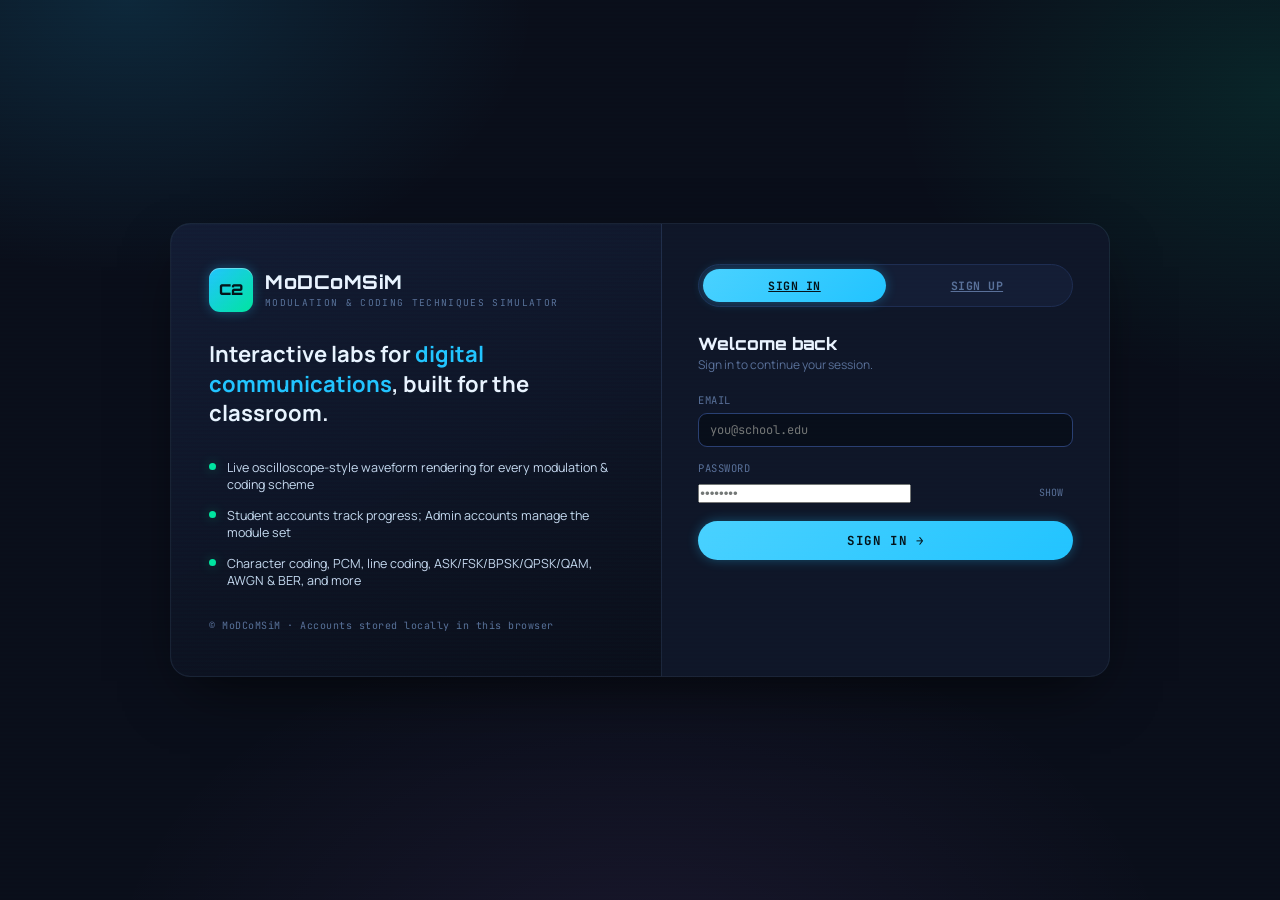
<file: index.html>
<!DOCTYPE html>
<html lang="en">
<head>
<meta charset="UTF-8"/>
<meta http-equiv="refresh" content="0; url=login.html"/>
<title>MoDCoMSiM</title>
</head>
<body>
<script>window.location.replace('login.html');</script>
</body>
</html>
</file>
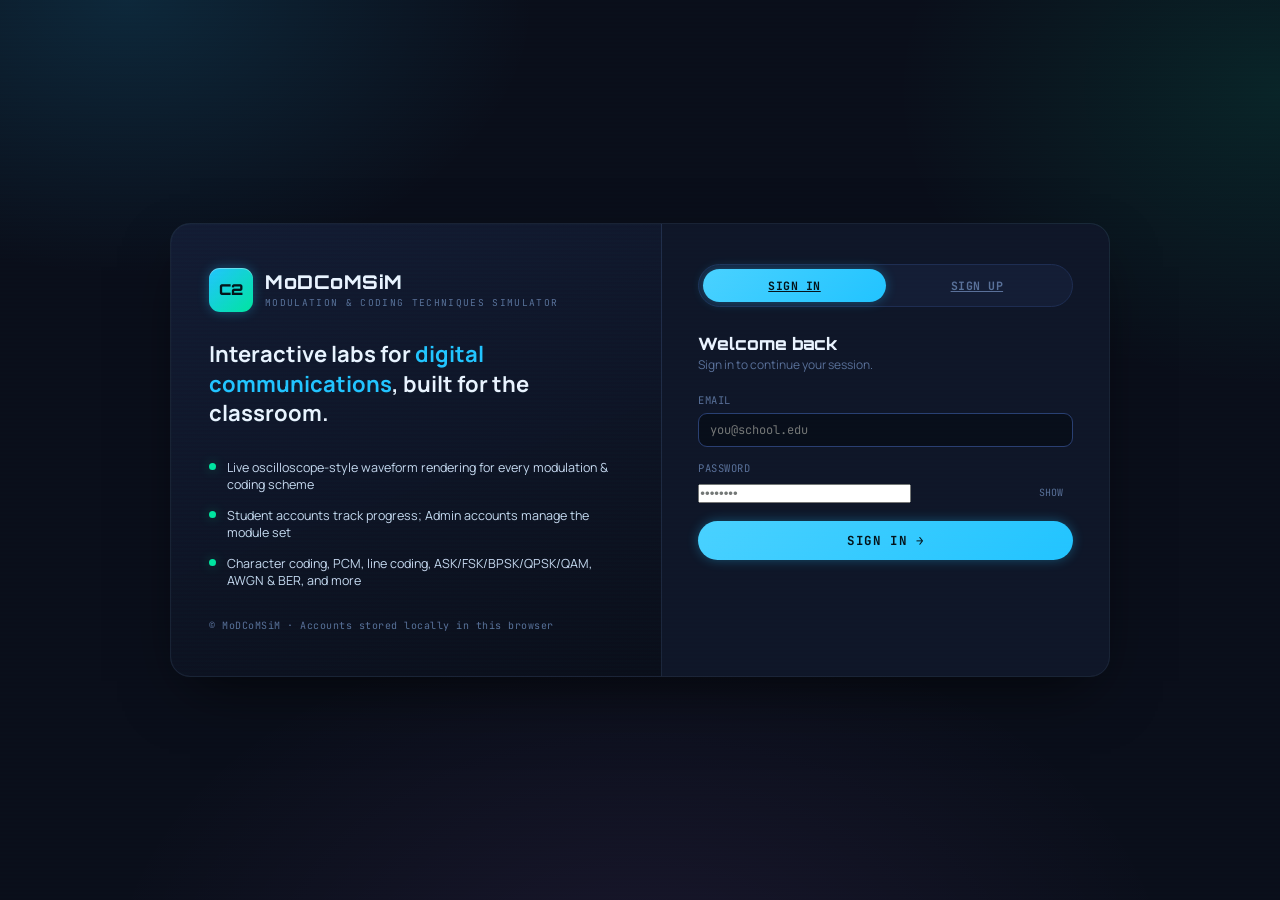
<file: admin.html>
<!DOCTYPE html>
<html lang="en">
<head>
<meta charset="UTF-8"/>
<meta name="viewport" content="width=device-width, initial-scale=1.0"/>
<title>MoDCoMSiM Admin – Modulation and Coding Techniques Simulator</title>
<link rel="stylesheet" href="styles.css"/>
</head>
<body>

<div id="appRoot">
<header>
  <div class="logo">
    <button id="navToggle" class="nav-toggle" aria-label="Toggle navigation" aria-expanded="false">
      <span></span><span></span><span></span>
    </button>
    <div class="logo-icon">C2</div>
    <div>
      <div class="logo-text">MoDCoMSiM <span style="color:var(--neon-p, #c97bff);">ADMIN</span></div>
      <div class="logo-sub">MODULATION & CODING TECHNIQUES SIMULATOR</div>
    </div>
  </div>
  <div class="hdr-controls">
    <div class="textsize-grp" title="Text size">
      <button onclick="changeTextSize(-1)" aria-label="Decrease text size">A−</button>
      <button onclick="changeTextSize(1)" aria-label="Increase text size">A+</button>
    </div>
    <button class="hdr-btn" id="themeToggleBtn" onclick="toggleTheme()" title="Toggle light/dark mode">
      <svg id="themeIcon" viewBox="0 0 24 24" fill="none" stroke-width="2" stroke-linecap="round" stroke-linejoin="round"></svg>
      <span id="themeLabel">DARK</span>
    </button>
    <div class="mode-pill admin" id="modePill" onclick="toggleAdminMode()" title="Preview Student mode; click to switch back">
      <svg viewBox="0 0 24 24" fill="none" stroke-width="2" stroke-linecap="round" stroke-linejoin="round"><path d="M12 3l8 4v5c0 5-3.5 8.5-8 9-4.5-.5-8-4-8-9V7l8-4z"/></svg>
      <span id="modeLabel">ADMIN</span>
    </div>
    <div class="hdr-user" id="hdrUser">
      <div class="hdr-user-avatar" id="hdrUserAvatar">?</div>
      <div>
        <div class="hdr-user-name" id="hdrUserName">—</div>
        <div class="hdr-user-role" id="hdrUserRole">—</div>
      </div>
      <button class="hdr-btn" id="logoutBtn" onclick="handleLogout()" title="Sign out">⏻</button>
    </div>
  </div>
  <div class="header-status">
    <div class="status-dot"></div>
    <span id="hdrStatus">READY</span>
    &nbsp;|&nbsp;
    <span id="hdrTime">--:--:--</span>
  </div>
</header>

<div id="navScrim" class="nav-scrim"></div>

<div class="app">

<!-- ═══════════ NAV ═══════════ -->
<nav id="mainNav">
  <div class="nav-section">
    <div class="nav-label">Main</div>
    <div class="nav-item active" data-page="home">
      <div class="nav-dot"></div>Dashboard
    </div>
  </div>
  <div class="nav-section">
    <div class="nav-label">Manage</div>
    <div class="nav-item" data-page="quiz-manage">
      <div class="nav-dot"></div>Quiz Bank
    </div>
    <div class="nav-item" data-page="modules-manage">
      <div class="nav-dot"></div>Modules
    </div>
    <div class="nav-item" data-page="activity">
      <div class="nav-dot"></div>Student Activity
    </div>
  </div>
  <div class="nav-section">
    <div class="nav-label">System</div>
    <div class="nav-item" data-page="settings">
      <div class="nav-dot"></div>Settings
    </div>
  </div>
</nav>

<!-- ═══════════ MAIN ═══════════ -->
<main>

<!-- ══ HOME ══ -->
<div class="page active" id="page-home">
  <div class="home-hero">
    <div class="home-title">MoDCoMSiM Admin</div>
    <div class="home-sub">Administration Panel</div>
  </div>
  <div class="module-grid">
    <div class="module-card" onclick="nav('quiz-manage')">
      <div class="module-name">QUIZ BANK</div>
      <div class="module-desc">Manage quiz questions shown to students in Quiz Mode.</div>
    </div>
    <div class="module-card" onclick="nav('modules-manage')">
      <div class="module-name">MODULES</div>
      <div class="module-desc">Enable, disable, or configure simulator modules.</div>
    </div>
    <div class="module-card" onclick="nav('activity')">
      <div class="module-name">STUDENT ACTIVITY</div>
      <div class="module-desc">Review student usage and quiz results.</div>
    </div>
    <div class="module-card" onclick="nav('settings')">
      <div class="module-name">SETTINGS</div>
      <div class="module-desc">General admin panel configuration.</div>
    </div>
  </div>
</div>

<!-- ══ QUIZ BANK ══ -->
<div class="page" id="page-quiz-manage">

  <!-- ── QUIZ LIST VIEW ── -->
  <div id="quiz-list-view">
    <div class="card">
      <div class="card-title">Quiz Bank</div>
      <p style="color:var(--text-dim);font-size:13px;margin-bottom:14px;">Create and manage custom quizzes. Only Published quizzes are visible to students.</p>
      <button class="btn btn-primary" onclick="qmCreateQuiz()">+ CREATE QUIZ</button>
    </div>
    <div id="qm-quiz-cards"></div>
  </div>

  <!-- ── QUIZ EDITOR VIEW ── -->
  <div id="quiz-editor-view" style="display:none;">
    <button class="btn btn-ghost btn-sm" onclick="qmShowList()">◀ BACK TO QUIZ BANK</button>

    <div class="card mt8">
      <div class="card-title">QUIZ DETAILS</div>
      <div class="ctrl-grid">
        <div class="ctrl-group">
          <div class="ctrl-label">Quiz Title</div>
          <input type="text" id="qm-title" placeholder="e.g. PCM Midterm Review" oninput="qmSaveMeta()"/>
        </div>
        <div class="ctrl-group">
          <div class="ctrl-label">Assigned Module</div>
          <select id="qm-module" onchange="qmSaveMeta()"></select>
        </div>
      </div>
      <div class="ctrl-group mb8">
        <div class="ctrl-label">Description</div>
        <textarea id="qm-desc" rows="2" placeholder="Short description shown to students" oninput="qmSaveMeta()"></textarea>
      </div>
      <div class="btn-row" style="align-items:center;">
        <span class="mod-badge" id="qm-status-badge">🔴 Draft</span>
        <button class="btn btn-green btn-sm" id="qm-publish-btn" onclick="qmPublish()">PUBLISH</button>
        <button class="btn btn-ghost btn-sm" id="qm-draft-btn" onclick="qmSaveAsDraft()">SAVE AS DRAFT</button>
        <button class="btn btn-red btn-sm" onclick="qmDeleteCurrentQuiz()">DELETE QUIZ</button>
      </div>
    </div>

    <div class="card">
      <div class="card-title">QUESTIONS</div>
      <div id="qm-questions-list"></div>
      <button class="btn btn-primary btn-sm mt8" onclick="qmAddQuestion()">+ ADD QUESTION</button>
    </div>
  </div>

</div>

<!-- ══ MODULES ══ -->
<div class="page" id="page-modules-manage">
  <div class="card">
    <div class="card-title">Modules</div>
    <p style="color:var(--text-dim);font-size:13px;margin-bottom:14px;">Enable or disable simulator modules. Disabled modules are hidden from the Student page immediately and after refresh.</p>
    <div id="modules-list"></div>
  </div>
</div>

<!-- ══ STUDENT ACTIVITY ══ -->
<div class="page" id="page-activity">
  <div class="card">
    <div class="card-title">Student Activity</div>
    <p style="color:var(--text-dim);font-size:13px;margin-bottom:14px;">Track each student's module progress and quiz results.</p>
    <div id="student-progress-list"></div>
  </div>
</div>

<!-- ══ SETTINGS ══ -->
<div class="page" id="page-settings">
  <div class="card">
    <div class="card-title">Settings</div>
    <p style="color:var(--text-dim);font-size:13px;">Placeholder — admin panel settings will go here.</p>
  </div>
</div>

</main>
</div>

</div><!-- /#appRoot -->

<script src="js/auth.js"></script>
<script src="js/utils.js"></script>
<script src="js/modules.js"></script>
<script src="js/progress.js"></script>
<script src="js/studentprogress.js"></script>
<script src="js/quizdata.js"></script>
<script src="js/quizmanage.js"></script>
<script>
requireSession('admin'); // students get bounced to student.html; admins proceed

// ═══════════════════════════════════════
// MODULE ENABLE/DISABLE (Admin controls)
// ═══════════════════════════════════════
function renderModulesList(){
  const list=document.getElementById('modules-list');
  if(!list)return;
  list.innerHTML=MODULES.map(m=>{
    const enabled=isModuleEnabled(m.id);
    return '<div class="modrow">'
      +'<div class="modrow-name">'+m.name+'</div>'
      +'<div class="modrow-right">'
        +'<span class="mod-badge '+(enabled?'on':'off')+'" id="mod-badge-'+m.id+'">'+(enabled?'🟢 Enabled':'🔴 Disabled')+'</span>'
        +'<label class="mod-switch">'
          +'<input type="checkbox" '+(enabled?'checked':'')+' onchange="onModuleToggle(\''+m.id+'\',this.checked)"/>'
          +'<span class="mod-switch-track"></span>'
        +'</label>'
      +'</div>'
    +'</div>';
  }).join('');
}
function onModuleToggle(id,enabled){
  setModuleEnabled(id,enabled);
  const badge=document.getElementById('mod-badge-'+id);
  if(badge){
    badge.className='mod-badge '+(enabled?'on':'off');
    badge.textContent=enabled?'🟢 Enabled':'🔴 Disabled';
  }
}
renderModulesList();
</script>
</body>
</html>
</file>
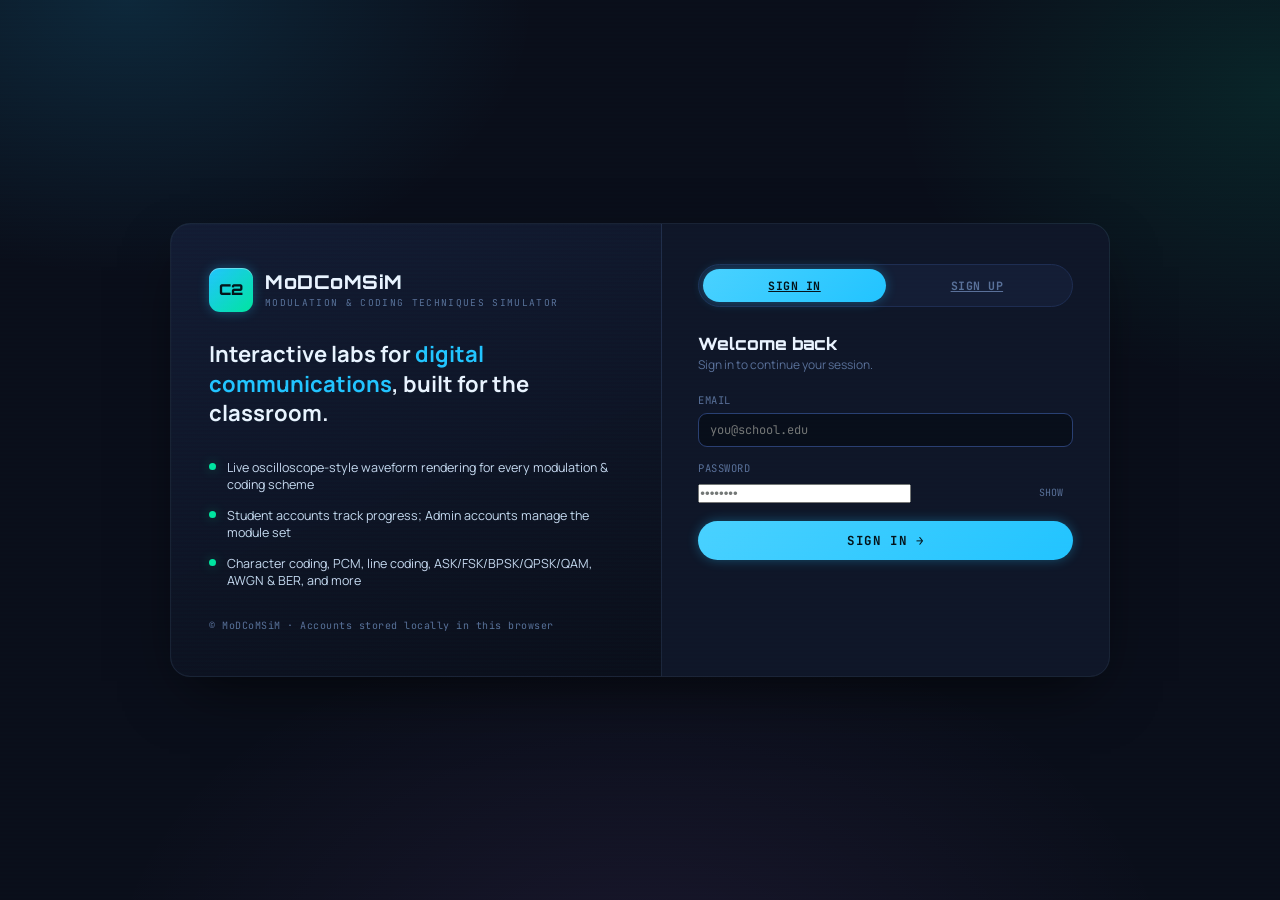
<file: login.html>
<!DOCTYPE html>
<html lang="en">
<head>
<meta charset="UTF-8"/>
<meta name="viewport" content="width=device-width, initial-scale=1.0"/>
<title>MoDCoMSiM – Sign In</title>
<link rel="stylesheet" href="styles.css"/>
</head>
<body>

<!-- ═══════════ AUTH SCREEN (Sign In) ═══════════ -->
<div id="authScreen">
  <div class="auth-wrap">
    <div class="auth-brand">
      <div>
        <div class="auth-logo">
          <div class="logo-icon">C2</div>
          <div>
            <div class="auth-logo-text">MoDCoMSiM</div>
            <div class="auth-logo-sub">MODULATION & CODING TECHNIQUES SIMULATOR</div>
          </div>
        </div>
        <div class="auth-tagline" style="margin-top:28px;">Interactive labs for <span>digital communications</span>, built for the classroom.</div>
      </div>
      <div class="auth-features">
        <div class="auth-feature"><div class="dot"></div>Live oscilloscope-style waveform rendering for every modulation & coding scheme</div>
        <div class="auth-feature"><div class="dot"></div>Student accounts track progress; Admin accounts manage the module set</div>
        <div class="auth-feature"><div class="dot"></div>Character coding, PCM, line coding, ASK/FSK/BPSK/QPSK/QAM, AWGN & BER, and more</div>
      </div>
      <div class="auth-scope">© MoDCoMSiM · Accounts stored locally in this browser</div>
    </div>
    <div class="auth-panel">
      <div class="auth-tabs">
        <a class="auth-tab active" href="login.html" id="tabLoginBtn">SIGN IN</a>
        <a class="auth-tab" href="signup.html" id="tabSignupBtn">SIGN UP</a>
      </div>

      <!-- LOGIN FORM -->
      <form class="auth-form active" id="loginForm" onsubmit="return handleLogin(event)">
        <div>
          <div class="auth-h">Welcome back</div>
          <div class="auth-sub">Sign in to continue your session.</div>
        </div>
        <div class="auth-msg" id="loginMsg"></div>
        <div class="auth-field">
          <label>Email</label>
          <input type="text" id="loginEmail" placeholder="you@school.edu" autocomplete="username"/>
        </div>
        <div class="auth-field">
          <label>Password</label>
          <div class="auth-pw-toggle">
            <input type="password" id="loginPassword" placeholder="••••••••" autocomplete="current-password"/>
            <span class="auth-pw-eye" onclick="togglePw('loginPassword',this)">SHOW</span>
          </div>
        </div>
        <button type="submit" class="btn btn-primary auth-submit">SIGN IN →</button>
      </form>

    </div>
  </div>
</div>

<script src="js/auth.js"></script>
<script src="js/utils.js"></script>
</body>
</html>
</file>
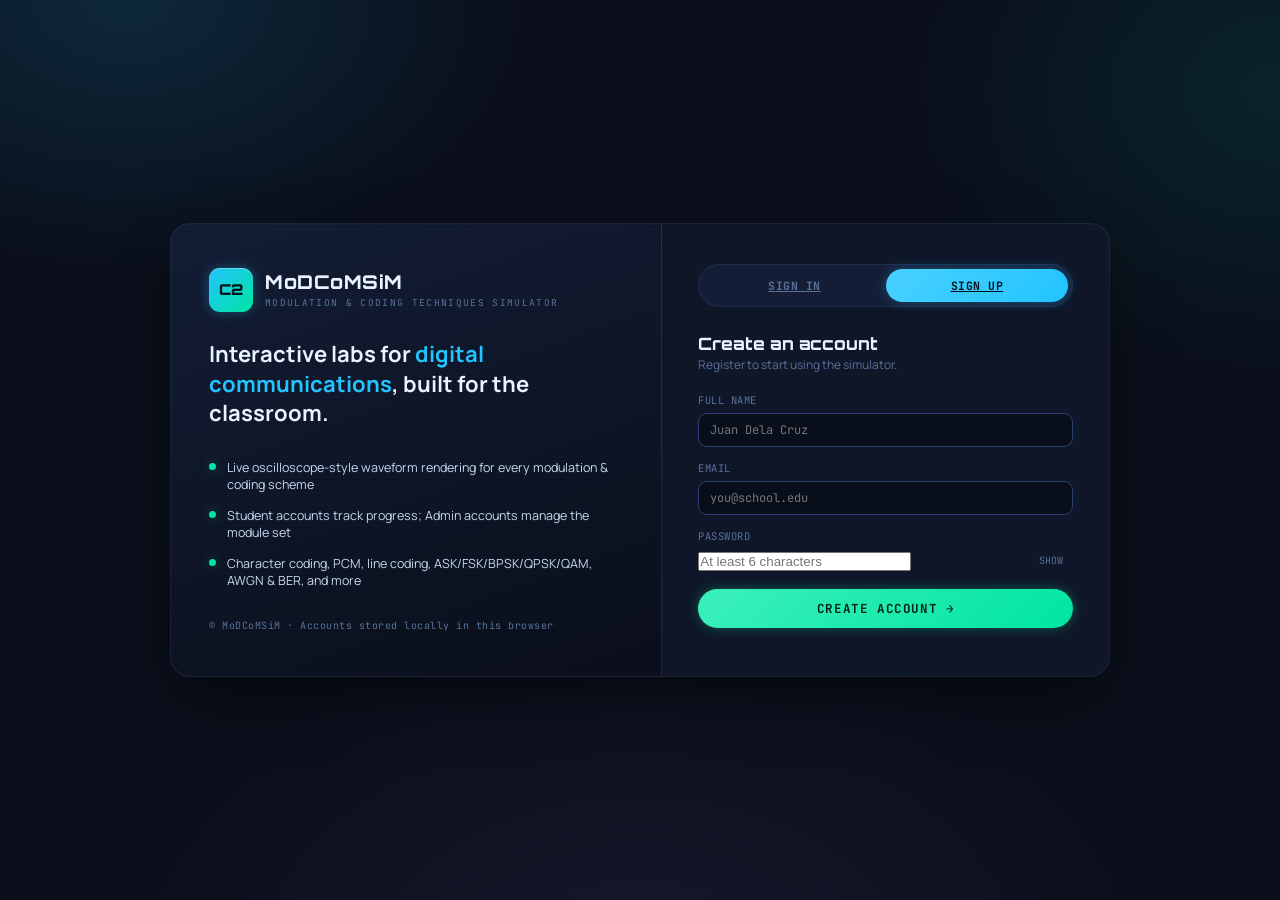
<file: signup.html>
<!DOCTYPE html>
<html lang="en">
<head>
<meta charset="UTF-8"/>
<meta name="viewport" content="width=device-width, initial-scale=1.0"/>
<title>MoDCoMSiM – Sign Up</title>
<link rel="stylesheet" href="styles.css"/>
</head>
<body>

<!-- ═══════════ AUTH SCREEN (Sign Up) ═══════════ -->
<div id="authScreen">
  <div class="auth-wrap">
    <div class="auth-brand">
      <div>
        <div class="auth-logo">
          <div class="logo-icon">C2</div>
          <div>
            <div class="auth-logo-text">MoDCoMSiM</div>
            <div class="auth-logo-sub">MODULATION & CODING TECHNIQUES SIMULATOR</div>
          </div>
        </div>
        <div class="auth-tagline" style="margin-top:28px;">Interactive labs for <span>digital communications</span>, built for the classroom.</div>
      </div>
      <div class="auth-features">
        <div class="auth-feature"><div class="dot"></div>Live oscilloscope-style waveform rendering for every modulation & coding scheme</div>
        <div class="auth-feature"><div class="dot"></div>Student accounts track progress; Admin accounts manage the module set</div>
        <div class="auth-feature"><div class="dot"></div>Character coding, PCM, line coding, ASK/FSK/BPSK/QPSK/QAM, AWGN & BER, and more</div>
      </div>
      <div class="auth-scope">© MoDCoMSiM · Accounts stored locally in this browser</div>
    </div>
    <div class="auth-panel">
      <div class="auth-tabs">
        <a class="auth-tab" href="login.html" id="tabLoginBtn">SIGN IN</a>
        <a class="auth-tab active" href="signup.html" id="tabSignupBtn">SIGN UP</a>
      </div>

      <!-- SIGNUP FORM -->
      <form class="auth-form active" id="signupForm" onsubmit="return handleSignup(event)">
        <div>
          <div class="auth-h">Create an account</div>
          <div class="auth-sub">Register to start using the simulator.</div>
        </div>
        <div class="auth-msg" id="signupMsg"></div>
        <div class="auth-field">
          <label>Full name</label>
          <input type="text" id="signupName" placeholder="Juan Dela Cruz" autocomplete="name"/>
        </div>
        <div class="auth-field">
          <label>Email</label>
          <input type="text" id="signupEmail" placeholder="you@school.edu" autocomplete="username"/>
        </div>
        <div class="auth-field">
          <label>Password</label>
          <div class="auth-pw-toggle">
            <input type="password" id="signupPassword" placeholder="At least 6 characters" autocomplete="new-password"/>
            <span class="auth-pw-eye" onclick="togglePw('signupPassword',this)">SHOW</span>
          </div>
        </div>
        <button type="submit" class="btn btn-green auth-submit">CREATE ACCOUNT →</button>
      </form>

    </div>
  </div>
</div>

<script src="js/auth.js"></script>
<script src="js/utils.js"></script>
<script>
resumeSession(); // if already signed in, skip straight to the app
</script>
</body>
</html>
</file>
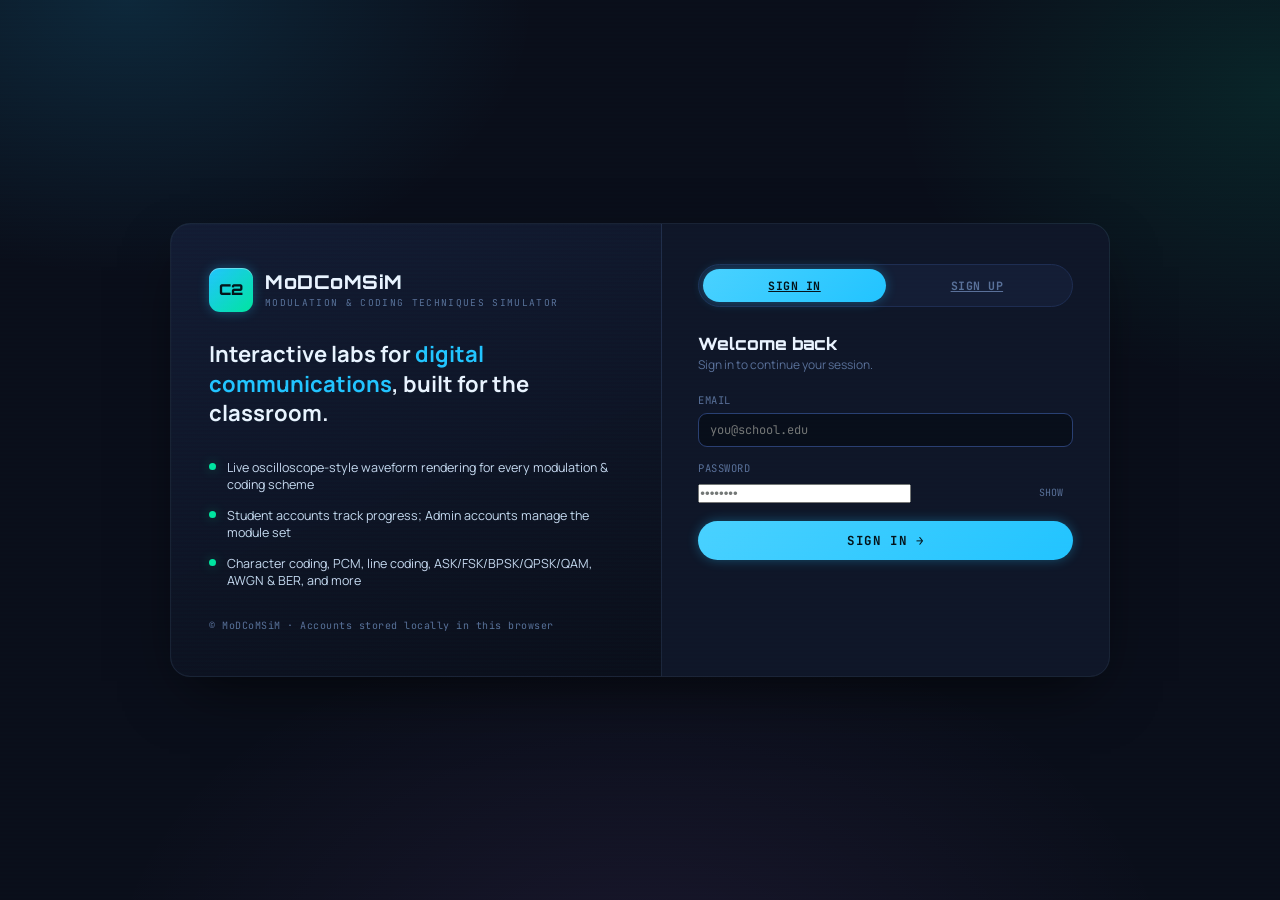
<file: student.html>
<!DOCTYPE html>
<html lang="en">
<head>
<meta charset="UTF-8"/>
<meta name="viewport" content="width=device-width, initial-scale=1.0"/>
<title>MoDCoMSiM – Modulation and Coding Techniques Simulator</title>
<link rel="stylesheet" href="styles.css"/>
</head>
<body>

<div id="appRoot">
<header>
  <div class="logo">
    <button id="navToggle" class="nav-toggle" aria-label="Toggle navigation" aria-expanded="false">
      <span></span><span></span><span></span>
    </button>
    <div class="logo-icon">C2</div>
    <div>
      <div class="logo-text">MoDCoMSiM</div>
      <div class="logo-sub">MODULATION & CODING TECHNIQUES SIMULATOR</div>
    </div>
  </div>
  <div class="hdr-controls">
    <div class="textsize-grp" title="Text size">
      <button onclick="changeTextSize(-1)" aria-label="Decrease text size">A−</button>
      <button onclick="changeTextSize(1)" aria-label="Increase text size">A+</button>
    </div>
    <button class="hdr-btn" id="themeToggleBtn" onclick="toggleTheme()" title="Toggle light/dark mode">
      <svg id="themeIcon" viewBox="0 0 24 24" fill="none" stroke-width="2" stroke-linecap="round" stroke-linejoin="round"></svg>
      <span id="themeLabel">DARK</span>
    </button>
    <div class="mode-pill student" id="modePill" onclick="toggleAdminMode()" title="Admins can preview Student mode; click to switch back">
      <svg viewBox="0 0 24 24" fill="none" stroke-width="2" stroke-linecap="round" stroke-linejoin="round"><path d="M12 3l8 4v5c0 5-3.5 8.5-8 9-4.5-.5-8-4-8-9V7l8-4z"/></svg>
      <span id="modeLabel">STUDENT</span>
    </div>
    <div class="hdr-user" id="hdrUser">
      <div class="hdr-user-avatar" id="hdrUserAvatar">?</div>
      <div>
        <div class="hdr-user-name" id="hdrUserName">—</div>
        <div class="hdr-user-role" id="hdrUserRole">—</div>
      </div>
      <button class="hdr-btn" id="logoutBtn" onclick="handleLogout()" title="Sign out">⏻</button>
    </div>
  </div>
  <div class="header-status">
    <div class="status-dot"></div>
    <span id="hdrStatus">READY</span>
    &nbsp;|&nbsp;
    <span id="hdrTime">--:--:--</span>
  </div>
</header>

<div id="navScrim" class="nav-scrim"></div>

<div class="app">

<!-- ═══════════ NAV ═══════════ -->
<nav id="mainNav">
  <div class="nav-section">
    <div class="nav-label">Main</div>
    <div class="nav-item active" data-page="home">
      <div class="nav-dot"></div>Dashboard
    </div>
  </div>
  <div class="nav-section">
    <div class="nav-label">Simulators</div>
    <div class="nav-item" data-page="charcode">
      <div class="nav-dot"></div>Character Coding
    </div>
    <div class="nav-group-label" data-module-group="pcm">
      <div class="nav-dot"></div>PCM
    </div>
    <div class="nav-item nav-sub" data-page="pcm-basic"><div class="nav-dot"></div>Basic PCM</div>
    <div class="nav-item nav-sub" data-page="pcm-delta"><div class="nav-dot"></div>Delta PCM</div>
    <div class="nav-item nav-sub" data-page="pcm-diff"><div class="nav-dot"></div>Differential PCM</div>
    <div class="nav-item" data-page="linecode">
      <div class="nav-dot"></div>Line Coding
    </div>
    <div class="nav-group-label" data-module-group="digitalmod">
      <div class="nav-dot"></div>Digital Modulation
    </div>
    <div class="nav-item nav-sub" data-page="ask"><div class="nav-dot"></div>ASK</div>
    <div class="nav-item nav-sub" data-page="fsk"><div class="nav-dot"></div>FSK</div>
    <div class="nav-item nav-sub" data-page="bpsk"><div class="nav-dot"></div>BPSK</div>
    <div class="nav-item nav-sub" data-page="qpsk"><div class="nav-dot"></div>QPSK <span class="badge-new">NEW</span></div>
    <div class="nav-item nav-sub" data-page="qam"><div class="nav-dot"></div>QAM <span class="badge-new">NEW</span></div>
  </div>
  <div class="nav-section">
    <div class="nav-label">New Modules</div>
    <div class="nav-item" data-page="edc"><div class="nav-dot"></div>Error Detection <span class="badge-new">NEW</span></div>
    <div class="nav-item" data-page="mux"><div class="nav-dot"></div>Multiplexing <span class="badge-new">NEW</span></div>
    <div class="nav-item" data-page="awgn"><div class="nav-dot"></div>AWGN & BER <span class="badge-new">NEW</span></div>
  </div>
  <div class="nav-section">
    <div class="nav-label">Tools</div>
    <div class="nav-item" data-page="compare"><div class="nav-dot"></div>Compare Mode</div>
    <div class="nav-item" data-page="quiz"><div class="nav-dot"></div>Quiz</div>
  </div>
</nav>

<!-- ═══════════ MAIN ═══════════ -->
<main>

<!-- ══ HOME ══ -->
<div class="page active" id="page-home">
  <div class="home-hero">
    <div class="home-title">MoDCoMSiM</div>
    <div class="home-sub">Modulation and Coding Techniques Simulator</div>
    <div style="display:flex;gap:10px;justify-content:center;flex-wrap:wrap;margin-top:16px;">
      <span class="chip chip-g">✓ Step-by-Step Mode</span>
      <span class="chip chip-b">✓ AWGN + BER</span>
      <span class="chip chip-y">✓ QPSK & QAM</span>
      <span class="chip chip-p">✓ Error Correction</span>
      <span class="chip chip-r">✓ Quizzes</span>
    </div>
  </div>
  <div class="module-grid">
    <div class="module-card" data-module-card="charcode" onclick="nav('charcode')">
      <div class="module-icon" data-icon="charcode"></div>
      <div class="module-name">CHARACTER CODING</div>
      <div class="module-desc">Convert text to ASCII / EBCDIC / Unicode bit representations with parity checking.</div>
      <div class="module-chips"><span class="chip chip-b">ASCII</span><span class="chip chip-b">EBCDIC</span><span class="chip chip-g">Unicode</span></div>
    </div>
    <div class="module-card" data-module-card="pcm" onclick="nav('pcm-basic')">
      <div class="module-icon" data-icon="pcm"></div>
      <div class="module-name">PULSE CODE MODULATION</div>
      <div class="module-desc">Sample, quantize and encode analog signals. Compare Basic, Delta, and Differential PCM.</div>
      <div class="module-chips"><span class="chip chip-b">Basic</span><span class="chip chip-b">Delta</span><span class="chip chip-b">Differential</span></div>
    </div>
    <div class="module-card" data-module-card="linecode" onclick="nav('linecode')">
      <div class="module-icon" data-icon="linecode"></div>
      <div class="module-name">LINE CODING</div>
      <div class="module-desc">Visualize NRZ, RZ, Manchester, AMI and more with real-time waveform plotting.</div>
      <div class="module-chips"><span class="chip chip-p">NRZ</span><span class="chip chip-p">Manchester</span><span class="chip chip-p">AMI</span></div>
    </div>
    <div class="module-card" data-module-card="digitalmod" onclick="nav('ask')">
      <div class="module-icon" data-icon="antenna"></div>
      <div class="module-name">DIGITAL MODULATION</div>
      <div class="module-desc">ASK, FSK, BPSK, QPSK, and QAM with constellation diagrams and noise simulation.</div>
      <div class="module-chips"><span class="chip chip-y">ASK</span><span class="chip chip-y">FSK</span><span class="chip chip-y">QPSK</span><span class="chip chip-y">QAM</span></div>
    </div>
    <div class="module-card" data-module-card="edc" onclick="nav('edc')">
      <div class="module-icon" data-icon="edc"></div>
      <div class="module-name">ERROR DETECTION & CORRECTION</div>
      <div class="module-desc">CRC, Hamming Code, and parity-based error detection with step-by-step walkthroughs.</div>
      <div class="module-chips"><span class="chip chip-r">CRC</span><span class="chip chip-r">Hamming</span><span class="chip chip-r">Parity</span><span class="chip chip-g">NEW</span></div>
    </div>
    <div class="module-card" data-module-card="mux" onclick="nav('mux')">
      <div class="module-icon" data-icon="mux"></div>
      <div class="module-name">MULTIPLEXING</div>
      <div class="module-desc">TDM and FDM visualizations showing how multiple signals share a single channel.</div>
      <div class="module-chips"><span class="chip chip-p">TDM</span><span class="chip chip-p">FDM</span><span class="chip chip-g">NEW</span></div>
    </div>
    <div class="module-card" data-module-card="awgn" onclick="nav('awgn')">
      <div class="module-icon" data-icon="awgn"></div>
      <div class="module-name">AWGN & BER ANALYSIS</div>
      <div class="module-desc">Add Gaussian noise to any signal and plot Bit Error Rate curves vs SNR.</div>
      <div class="module-chips"><span class="chip chip-r">AWGN</span><span class="chip chip-r">BER</span><span class="chip chip-g">NEW</span></div>
    </div>
    <div class="module-card" data-module-card="quiz" onclick="nav('quiz')">
      <div class="module-icon" data-icon="quiz"></div>
      <div class="module-name">QUIZ MODE</div>
      <div class="module-desc">Test your understanding of all topics with auto-graded questions and explanations.</div>
      <div class="module-chips"><span class="chip chip-g">Auto-graded</span><span class="chip chip-g">NEW</span></div>
    </div>
  </div>
</div>

<!-- ══ CHARACTER CODING ══ -->
<div class="page" id="page-charcode">
  <div class="page-header">
    <div class="page-icon" style="background:rgba(34,195,255,0.15);" data-icon="charcode"></div>
    <div><div class="page-title">Character Coding</div><div class="page-desc">TEXT → BINARY ENCODING SIMULATOR</div></div>
  </div>
  <div class="tabs">
    <div class="tab active" data-tab="cc-sim">Simulator</div>
    <div class="tab" data-tab="cc-step">Step-by-Step</div>
    <div class="tab" data-tab="cc-compare">Compare</div>
    <div class="tab" data-tab="cc-info">Overview</div>
  </div>

  <div class="tab-content active" id="cc-sim">
    <div class="two-col">
      <div class="card">
        <div class="card-title">TRANSMITTER</div>
        <div class="ctrl-grid">
          <div class="ctrl-group">
            <div class="ctrl-label">Encoding Type</div>
            <select id="cc-type">
              <option>ASCII (7-bit)</option>
              <option>ASCII (8-bit)</option>
              <option>EBCDIC</option>
              <option>Unicode UTF-8</option>
            </select>
          </div>
          <div class="ctrl-group">
            <div class="ctrl-label">Parity</div>
            <select id="cc-parity">
              <option>None</option>
              <option>Odd</option>
              <option>Even</option>
            </select>
          </div>
        </div>
        <div class="ctrl-group mb8">
          <div class="ctrl-label">Input Text</div>
          <input type="text" id="cc-input" placeholder="Type something..." value="HELLO"/>
        </div>
        <div class="btn-row">
          <button class="btn btn-primary" onclick="ccEncode()">▶ ENCODE</button>
          <button class="btn btn-ghost btn-sm" onclick="ccClear()">CLEAR</button>
        </div>
        <div style="margin-top:12px;">
          <div class="ctrl-label mb8">Bitstream Output</div>
          <div class="bitstream scrollable" id="cc-bits"></div>
        </div>
      </div>
      <div class="card">
        <div class="card-title">RECEIVER</div>
        <div class="ctrl-group mb8">
          <div class="ctrl-label">Received Bitstream (paste or auto-filled)</div>
          <textarea id="cc-rx-bits" rows="3" placeholder="Paste bitstream here..."></textarea>
        </div>
        <div class="ctrl-group mb8">
          <div class="ctrl-label">Decoding Type</div>
          <select id="cc-rx-type">
            <option>ASCII (7-bit)</option>
            <option>ASCII (8-bit)</option>
            <option>EBCDIC</option>
            <option>Unicode UTF-8</option>
          </select>
        </div>
        <div class="btn-row">
          <button class="btn btn-green" onclick="ccDecode()">▼ DECODE</button>
        </div>
        <div style="margin-top:12px;">
          <div class="ctrl-label mb8">Decoded Output</div>
          <div class="output-box" id="cc-output">—</div>
        </div>
        <div style="margin-top:10px;">
          <div class="ctrl-label mb8">Parity Check Result</div>
          <div class="output-box" id="cc-parity-result">—</div>
        </div>
      </div>
    </div>
    <div class="card">
      <div class="card-title">CHARACTER TABLE</div>
      <div class="output-box scrollable" id="cc-table" style="color:var(--text);"></div>
      <div class="export-btn-wrap">
        <button class="btn btn-ghost btn-sm" onclick="exportText('cc-bits','bitstream.txt')">⬇ Export Bitstream</button>
        <button class="btn btn-ghost btn-sm" onclick="exportText('cc-table','char-table.txt')">⬇ Export Table</button>
      </div>
    </div>
  </div>

  <div class="tab-content" id="cc-step">
    <div class="card">
      <div class="card-title">STEP-BY-STEP MODE</div>
      <div class="info-box">Enter a single character to walk through encoding one bit at a time.</div>
      <div class="row">
        <div class="col"><input type="text" id="cc-step-char" maxlength="1" placeholder="Single char e.g. A" value="A"/></div>
        <div class="col">
          <select id="cc-step-type"><option>ASCII (7-bit)</option><option>ASCII (8-bit)</option><option>EBCDIC</option></select>
        </div>
        <button class="btn btn-primary" onclick="ccStepStart()">START</button>
      </div>
      <div id="cc-step-area" style="margin-top:16px;"></div>
    </div>
  </div>

  <div class="tab-content" id="cc-compare">
    <div class="card">
      <div class="card-title">SIDE-BY-SIDE COMPARISON</div>
      <div class="row mb8">
        <div class="col"><input type="text" id="cc-cmp-input" placeholder="Text to compare" value="Hi"/></div>
        <button class="btn btn-primary" onclick="ccCompare()">COMPARE</button>
      </div>
      <div class="compare-grid" id="cc-cmp-out"></div>
    </div>
  </div>

  <div class="tab-content" id="cc-info">
    <div class="card">
      <div class="card-title">OVERVIEW</div>
      <div class="info-box">
        <b>Character Coding</b> maps characters to binary bit patterns.<br><br>
        <b>ASCII (7-bit):</b> 128 characters (0–127). Used in most English text systems.<br>
        <b>ASCII (8-bit / Extended):</b> 256 characters including special symbols.<br>
        <b>EBCDIC:</b> IBM's 8-bit encoding, used in mainframe systems.<br>
        <b>Unicode UTF-8:</b> Variable-width (1–4 bytes). Supports all world languages.<br><br>
        <b>Parity Bits:</b> An extra bit added to detect single-bit errors. Odd parity ensures the total number of 1s is odd; Even parity ensures it's even.
      </div>
    </div>
  </div>
</div>

<!-- ══ PCM BASIC ══ -->
<div class="page" id="page-pcm-basic">
  <div class="page-header">
    <div class="page-icon" style="background:rgba(0,229,160,0.15);" data-icon="pcm"></div>
    <div><div class="page-title">Basic PCM</div><div class="page-desc">SAMPLE → QUANTIZE → ENCODE</div></div>
  </div>
  <div class="tabs">
    <div class="tab active" data-tab="pcm-sim">Simulator</div>
    <div class="tab" data-tab="pcm-step">Step-by-Step</div>
    <div class="tab" data-tab="pcm-info">Overview</div>
  </div>

  <div class="tab-content active" id="pcm-sim">
    <div class="metrics">
      <div class="metric"><div class="metric-label">Sampling Freq</div><div class="metric-val b" id="pcm-fs-disp">8000 Hz</div></div>
      <div class="metric"><div class="metric-label">Bit Depth</div><div class="metric-val g" id="pcm-bits-disp">8 bits</div></div>
      <div class="metric"><div class="metric-label">Levels</div><div class="metric-val y" id="pcm-levels-disp">256</div></div>
      <div class="metric"><div class="metric-label">SNR (est.)</div><div class="metric-val p" id="pcm-snr-disp">49.9 dB</div></div>
    </div>
    <div class="card">
      <div class="card-title">SIGNAL PARAMETERS</div>
      <div class="ctrl-grid">
        <div class="ctrl-group">
          <div class="ctrl-label">Signal Type</div>
          <select id="pcm-sig">
            <option>Sine Wave</option>
            <option>Square Wave</option>
            <option>Sawtooth</option>
            <option>Triangle</option>
          </select>
        </div>
        <div class="ctrl-group">
          <div class="ctrl-label">Frequency (Hz)</div>
          <input type="number" id="pcm-freq" value="440" min="20" max="4000"/>
        </div>
        <div class="ctrl-group">
          <div class="ctrl-label">Amplitude</div>
          <input type="number" id="pcm-amp" value="1" min="0.1" max="5" step="0.1"/>
        </div>
        <div class="ctrl-group">
          <div class="ctrl-label">Sampling Rate (Hz)</div>
          <input type="number" id="pcm-fs" value="8000" min="100" max="44100" oninput="pcmUpdate()"/>
        </div>
        <div class="ctrl-group">
          <div class="ctrl-label">Bit Depth</div>
          <select id="pcm-bitdepth" onchange="pcmUpdate()">
            <option value="3">3-bit (8 levels)</option>
            <option value="4">4-bit (16 levels)</option>
            <option value="8" selected>8-bit (256 levels)</option>
          </select>
        </div>
        <div class="ctrl-group">
          <div class="ctrl-label">AWGN (dB SNR)</div>
          <input type="range" id="pcm-noise" min="-10" max="40" value="40" oninput="document.getElementById('pcm-noise-v').textContent=this.value+'dB'"/>
          <span id="pcm-noise-v" style="font-size:11px;color:var(--neon-y)">40dB</span>
        </div>
      </div>
      <div class="btn-row">
        <button class="btn btn-primary" onclick="pcmSimulate()">▶ SIMULATE</button>
        <button class="btn btn-ghost btn-sm" onclick="exportCanvas('pcmCanvas','pcm-waveform.png')">⬇ Export PNG</button>
      </div>
    </div>
    <div class="card">
      <div class="card-title">WAVEFORMS</div>
      <div class="legend">
        <div class="legend-item"><div class="legend-dot" style="background:var(--neon-b)"></div>Original Signal</div>
        <div class="legend-item"><div class="legend-dot" style="background:var(--neon-g)"></div>Sampled</div>
        <div class="legend-item"><div class="legend-dot" style="background:var(--neon-y)"></div>Reconstructed</div>
      </div>
      <div class="osc-wrap mt8"><canvas id="pcmCanvas" height="220"></canvas></div>
    </div>
    <div class="card">
      <div class="card-title">ENCODED BITSTREAM</div>
      <div class="output-box scrollable" id="pcm-bitstream" style="font-size:11px;line-height:1.8;">Click SIMULATE to generate</div>
      <div class="export-btn-wrap">
        <button class="btn btn-ghost btn-sm" onclick="exportText('pcm-bitstream','pcm-bits.txt')">⬇ Export Bitstream</button>
      </div>
    </div>
  </div>

  <div class="tab-content" id="pcm-step">
    <div class="card">
      <div class="card-title">PCM STEP-BY-STEP</div>
      <div class="steps-row" id="pcm-steps-row">
        <div class="step-btn active" id="pcm-step-0">1. Sample</div>
        <div class="step-btn" id="pcm-step-1">2. Quantize</div>
        <div class="step-btn" id="pcm-step-2">3. Encode</div>
        <div class="step-btn" id="pcm-step-3">4. Decode</div>
      </div>
      <div id="pcm-step-content"></div>
      <div class="btn-row">
        <button class="btn btn-ghost btn-sm" onclick="pcmStepPrev()">◀ PREV</button>
        <button class="btn btn-primary btn-sm" onclick="pcmStepNext()">NEXT ▶</button>
      </div>
    </div>
  </div>

  <div class="tab-content" id="pcm-info">
    <div class="card">
      <div class="card-title">OVERVIEW</div>
      <div class="info-box">
        <b>Pulse Code Modulation (PCM)</b> converts an analog signal to digital via 3 steps:<br><br>
        <b>1. Sampling:</b> The analog signal is measured at regular intervals (Fs). Nyquist theorem requires Fs ≥ 2×f_max.<br>
        <b>2. Quantization:</b> Each sample is rounded to the nearest level. Levels = 2^n where n = bit depth. Causes quantization noise.<br>
        <b>3. Encoding:</b> Each quantized level is represented as a binary code word.<br><br>
        <b>SNR Formula:</b> SNR ≈ 6.02n + 1.76 dB (n = bit depth)
      </div>
    </div>
  </div>
</div>

<!-- ══ DELTA PCM ══ -->
<div class="page" id="page-pcm-delta">
  <div class="page-header">
    <div class="page-icon" style="background:rgba(0,229,160,0.15);" data-icon="pcm"></div>
    <div><div class="page-title">Delta PCM</div><div class="page-desc">SLOPE-BASED DIFFERENTIAL ENCODING</div></div>
  </div>
  <div class="card">
    <div class="card-title">PARAMETERS</div>
    <div class="ctrl-grid">
      <div class="ctrl-group"><div class="ctrl-label">Signal Type</div>
        <select id="dpcm-sig"><option>Sine Wave</option><option>Triangle</option><option>Sawtooth</option></select></div>
      <div class="ctrl-group"><div class="ctrl-label">Frequency (Hz)</div><input type="number" id="dpcm-freq" value="200"/></div>
      <div class="ctrl-group"><div class="ctrl-label">Step Size (Δ)</div><input type="number" id="dpcm-step" value="0.1" step="0.01"/></div>
      <div class="ctrl-group"><div class="ctrl-label">Samples</div><input type="number" id="dpcm-samples" value="64"/></div>
    </div>
    <div class="btn-row">
      <button class="btn btn-primary" onclick="deltaSimulate()">▶ SIMULATE</button>
      <button class="btn btn-ghost btn-sm" onclick="exportCanvas('deltaCanvas','delta-pcm.png')">⬇ PNG</button>
    </div>
  </div>
  <div class="card">
    <div class="card-title">WAVEFORMS</div>
    <div class="legend">
      <div class="legend-item"><div class="legend-dot" style="background:var(--neon-b)"></div>Original</div>
      <div class="legend-item"><div class="legend-dot" style="background:var(--neon-g)"></div>Delta Reconstructed</div>
    </div>
    <div class="osc-wrap mt8"><canvas id="deltaCanvas" height="200"></canvas></div>
  </div>
  <div class="card">
    <div class="card-title">DELTA BITS</div>
    <div class="bitstream scrollable" id="delta-bits"></div>
    <div class="info-box mt8">Each bit represents: <span style="color:var(--neon-g)">1 = signal went UP</span> &nbsp; <span style="color:var(--neon-r)">0 = signal went DOWN</span></div>
  </div>
</div>

<!-- ══ DIFFERENTIAL PCM ══ -->
<div class="page" id="page-pcm-diff">
  <div class="page-header">
    <div class="page-icon" style="background:rgba(0,229,160,0.15);" data-icon="pcm"></div>
    <div><div class="page-title">Differential PCM</div><div class="page-desc">DPCM — ENCODE DIFFERENCES BETWEEN SAMPLES</div></div>
  </div>
  <div class="card">
    <div class="card-title">PARAMETERS</div>
    <div class="ctrl-grid">
      <div class="ctrl-group"><div class="ctrl-label">Signal Type</div>
        <select id="diffpcm-sig"><option>Sine Wave</option><option>Triangle</option></select></div>
      <div class="ctrl-group"><div class="ctrl-label">Frequency (Hz)</div><input type="number" id="diffpcm-freq" value="200"/></div>
      <div class="ctrl-group"><div class="ctrl-label">Bit Depth</div>
        <select id="diffpcm-bits"><option value="3">3-bit</option><option value="4" selected>4-bit</option><option value="8">8-bit</option></select></div>
      <div class="ctrl-group"><div class="ctrl-label">Samples</div><input type="number" id="diffpcm-samples" value="64"/></div>
    </div>
    <div class="btn-row"><button class="btn btn-primary" onclick="diffPCMSimulate()">▶ SIMULATE</button></div>
  </div>
  <div class="card">
    <div class="card-title">ORIGINAL vs DPCM RECONSTRUCTED</div>
    <div class="osc-wrap mt8"><canvas id="diffpcmCanvas" height="200"></canvas></div>
  </div>
</div>

<!-- ══ LINE CODING ══ -->
<div class="page" id="page-linecode">
  <div class="page-header">
    <div class="page-icon" style="background:rgba(201,123,255,0.15);" data-icon="linecode"></div>
    <div><div class="page-title">Line Coding</div><div class="page-desc">DIGITAL DATA → DIGITAL SIGNAL</div></div>
  </div>
  <div class="tabs">
    <div class="tab active" data-tab="lc-sim">Simulator</div>
    <div class="tab" data-tab="lc-compare">Compare</div>
    <div class="tab" data-tab="lc-info">Overview</div>
  </div>

  <div class="tab-content active" id="lc-sim">
    <div class="card">
      <div class="card-title">SIGNAL PARAMETERS</div>
      <div class="ctrl-grid">
        <div class="ctrl-group">
          <div class="ctrl-label">Bit Sequence</div>
          <input type="text" id="lc-bits" value="10110010" placeholder="e.g. 10110010"/>
        </div>
        <div class="ctrl-group">
          <div class="ctrl-label">Encoding Scheme</div>
          <select id="lc-scheme">
            <option>NRZ-L (Unipolar)</option>
            <option>NRZ-L (Bipolar)</option>
            <option>NRZ-I</option>
            <option>RZ (Unipolar)</option>
            <option>RZ (Bipolar)</option>
            <option>Manchester</option>
            <option>Differential Manchester</option>
            <option>AMI (Bipolar RZ)</option>
            <option>B8ZS</option>
            <option>HDB3</option>
          </select>
        </div>
        <div class="ctrl-group">
          <div class="ctrl-label">Bit Rate (kbps)</div>
          <input type="number" id="lc-bitrate" value="1" min="1"/>
        </div>
        <div class="ctrl-group">
          <div class="ctrl-label">AWGN Noise</div>
          <input type="range" id="lc-noise" min="0" max="0.5" step="0.01" value="0" oninput="document.getElementById('lc-noise-v').textContent=this.value"/>
          <span id="lc-noise-v" style="font-size:11px;color:var(--neon-y)">0</span>
        </div>
      </div>
      <div class="btn-row">
        <button class="btn btn-primary" onclick="lcSimulate()">▶ SIMULATE</button>
        <button class="btn btn-ghost btn-sm" onclick="lcRandom()">RANDOM BITS</button>
        <button class="btn btn-ghost btn-sm" onclick="exportCanvas('lcCanvas','line-coding.png')">⬇ PNG</button>
      </div>
    </div>
    <div class="card">
      <div class="card-title">WAVEFORM</div>
      <div class="osc-bar">
        <label>SCHEME:</label><span id="lc-scheme-disp">—</span>
        &nbsp;|&nbsp;<label>BITS:</label><span id="lc-bits-disp">—</span>
      </div>
      <div class="osc-wrap"><canvas id="lcCanvas" height="180"></canvas></div>
    </div>
  </div>

  <div class="tab-content" id="lc-compare">
    <div class="card">
      <div class="card-title">COMPARE TWO SCHEMES</div>
      <div class="ctrl-grid">
        <div class="ctrl-group"><div class="ctrl-label">Bitstream</div><input type="text" id="lc-cmp-bits" value="10110010"/></div>
        <div class="ctrl-group"><div class="ctrl-label">Scheme A</div>
          <select id="lc-cmp-a"><option>NRZ-L (Unipolar)</option><option>Manchester</option><option>AMI (Bipolar RZ)</option><option>NRZ-I</option></select></div>
        <div class="ctrl-group"><div class="ctrl-label">Scheme B</div>
          <select id="lc-cmp-b"><option value="1">Manchester</option><option>Differential Manchester</option><option>NRZ-L (Bipolar)</option><option>AMI (Bipolar RZ)</option></select></div>
      </div>
      <button class="btn btn-primary" onclick="lcCompare()">▶ COMPARE</button>
      <div class="compare-grid mt8" id="lc-cmp-out"></div>
    </div>
  </div>

  <div class="tab-content" id="lc-info">
    <div class="card">
      <div class="card-title">LINE CODING SCHEMES</div>
      <div class="info-box">
        <b>NRZ-L:</b> Level directly corresponds to bit value. Simple but has DC component.<br>
        <b>NRZ-I:</b> Transition at 1, no transition at 0. Better clock recovery.<br>
        <b>RZ:</b> Returns to zero halfway through each bit period.<br>
        <b>Manchester:</b> Always a mid-bit transition. Self-clocking.<br>
        <b>AMI:</b> Alternating Mark Inversion — zeros stay at 0, ones alternate +/-.<br>
        <b>B8ZS/HDB3:</b> Substitution codes that break up long zero runs.
      </div>
    </div>
  </div>
</div>

<!-- ══ ASK ══ -->
<div class="page" id="page-ask">
  <div class="page-header">
    <div class="page-icon" style="background:rgba(255,196,64,0.15);" data-icon="antenna"></div>
    <div><div class="page-title">ASK — Amplitude Shift Keying</div><div class="page-desc">DIGITAL MODULATION</div></div>
  </div>
  <div class="tabs">
    <div class="tab active" data-tab="ask-sim">Simulator</div>
    <div class="tab" data-tab="ask-step">Step-by-Step</div>
    <div class="tab" data-tab="ask-info">Overview</div>
  </div>
  <div class="tab-content active" id="ask-sim">
    <div class="card">
      <div class="card-title">PARAMETERS</div>
      <div class="ctrl-grid">
        <div class="ctrl-group"><div class="ctrl-label">Bitstream</div><input type="text" id="ask-bits" value="10110100"/></div>
        <div class="ctrl-group"><div class="ctrl-label">Carrier Freq (fc)</div><input type="number" id="ask-fc" value="8"/></div>
        <div class="ctrl-group"><div class="ctrl-label">Amplitude — Mark (A1)</div><input type="number" id="ask-a1" value="1" step="0.1"/></div>
        <div class="ctrl-group"><div class="ctrl-label">Amplitude — Space (A0)</div><input type="number" id="ask-a0" value="0" step="0.1"/></div>
        <div class="ctrl-group"><div class="ctrl-label">AWGN Noise</div>
          <input type="range" id="ask-noise" min="0" max="0.8" step="0.01" value="0" oninput="document.getElementById('ask-nv').textContent=this.value"/>
          <span id="ask-nv" style="font-size:11px;color:var(--neon-y)">0</span>
        </div>
      </div>
      <div class="btn-row">
        <button class="btn btn-primary" onclick="askSimulate()">▶ SIMULATE</button>
        <button class="btn btn-ghost btn-sm" onclick="exportCanvas('askCanvas','ask.png')">⬇ PNG</button>
      </div>
    </div>
    <div class="card">
      <div class="card-title">MODULATED WAVEFORM</div>
      <div class="legend">
        <div class="legend-item"><div class="legend-dot" style="background:var(--neon-b)"></div>Message</div>
        <div class="legend-item"><div class="legend-dot" style="background:var(--neon-y)"></div>ASK Signal</div>
        <div class="legend-item"><div class="legend-dot" style="background:var(--neon-g)"></div>Demodulated</div>
      </div>
      <div class="osc-wrap mt8"><canvas id="askCanvas" height="260"></canvas></div>
    </div>
    <div class="card">
      <div class="card-title">SPECTRUM (FFT)</div>
      <div class="legend">
        <div class="legend-item"><div class="legend-dot" style="background:var(--neon-y)"></div>ASK Signal Spectrum</div>
      </div>
      <div class="osc-wrap mt8"><canvas id="askSpecCanvas" height="220"></canvas></div>
    </div>
  </div>
  <div class="tab-content" id="ask-step">
    <div class="card">
      <div class="card-title">ASK STEP-BY-STEP</div>
      <div class="steps-row">
        <div class="step-btn active" id="ask-s0" onclick="askStep(0)">1. Message Signal</div>
        <div class="step-btn" id="ask-s1" onclick="askStep(1)">2. Carrier Signal</div>
        <div class="step-btn" id="ask-s2" onclick="askStep(2)">3. ASK Output</div>
        <div class="step-btn" id="ask-s3" onclick="askStep(3)">4. Demodulation</div>
      </div>
      <div class="osc-wrap mt8"><canvas id="askStepCanvas" height="200"></canvas></div>
      <div class="info-box mt8" id="ask-step-desc">Step 1: The message signal is a digital baseband signal consisting of bits 0 and 1.</div>
    </div>
  </div>
  <div class="tab-content" id="ask-info">
    <div class="card"><div class="card-title">OVERVIEW</div>
      <div class="info-box">
        <b>ASK</b> varies the amplitude of a carrier wave based on the digital message.<br><br>
        For bit 1 (Mark): amplitude = A1<br>
        For bit 0 (Space): amplitude = A0 (often 0 = OOK, On-Off Keying)<br><br>
        <b>Demodulation:</b> Envelope detection — rectify the signal, pass through LPF, then threshold compare.<br><br>
        <b>Weakness:</b> Very susceptible to amplitude noise.
      </div>
    </div>
  </div>
</div>

<!-- ══ FSK ══ -->
<div class="page" id="page-fsk">
  <div class="page-header">
    <div class="page-icon" style="background:rgba(255,196,64,0.15);" data-icon="antenna"></div>
    <div><div class="page-title">FSK — Frequency Shift Keying</div><div class="page-desc">DIGITAL MODULATION</div></div>
  </div>
  <div class="card">
    <div class="card-title">PARAMETERS</div>
    <div class="ctrl-grid">
      <div class="ctrl-group"><div class="ctrl-label">Bitstream</div><input type="text" id="fsk-bits" value="10110100"/></div>
      <div class="ctrl-group"><div class="ctrl-label">Freq Mark f1 (Hz)</div><input type="number" id="fsk-f1" value="10"/></div>
      <div class="ctrl-group"><div class="ctrl-label">Freq Space f0 (Hz)</div><input type="number" id="fsk-f0" value="5"/></div>
      <div class="ctrl-group"><div class="ctrl-label">Amplitude</div><input type="number" id="fsk-amp" value="1" step="0.1"/></div>
      <div class="ctrl-group"><div class="ctrl-label">AWGN Noise</div>
        <input type="range" id="fsk-noise" min="0" max="0.8" step="0.01" value="0" oninput="document.getElementById('fsk-nv').textContent=this.value"/>
        <span id="fsk-nv" style="font-size:11px;color:var(--neon-y)">0</span></div>
    </div>
    <div class="btn-row">
      <button class="btn btn-primary" onclick="fskSimulate()">▶ SIMULATE</button>
      <button class="btn btn-ghost btn-sm" onclick="exportCanvas('fskCanvas','fsk.png')">⬇ PNG</button>
    </div>
  </div>
  <div class="card">
    <div class="card-title">WAVEFORM</div>
    <div class="legend">
      <div class="legend-item"><div class="legend-dot" style="background:var(--neon-b)"></div>Message</div>
      <div class="legend-item"><div class="legend-dot" style="background:var(--neon-y)"></div>FSK Signal</div>
    </div>
    <div class="osc-wrap mt8"><canvas id="fskCanvas" height="220"></canvas></div>
  </div>
  <div class="card">
    <div class="card-title">SPECTRUM (FFT)</div>
    <div class="legend">
      <div class="legend-item"><div class="legend-dot" style="background:var(--neon-y)"></div>FSK Signal Spectrum</div>
    </div>
    <div class="osc-wrap mt8"><canvas id="fskSpecCanvas" height="220"></canvas></div>
  </div>
</div>

<!-- ══ BPSK ══ -->
<div class="page" id="page-bpsk">
  <div class="page-header">
    <div class="page-icon" style="background:rgba(255,196,64,0.15);" data-icon="antenna"></div>
    <div><div class="page-title">BPSK — Binary Phase Shift Keying</div><div class="page-desc">DIGITAL MODULATION</div></div>
  </div>
  <div class="card">
    <div class="card-title">PARAMETERS</div>
    <div class="ctrl-grid">
      <div class="ctrl-group"><div class="ctrl-label">Bitstream</div><input type="text" id="bpsk-bits" value="10110100"/></div>
      <div class="ctrl-group"><div class="ctrl-label">Carrier Freq (fc)</div><input type="number" id="bpsk-fc" value="8"/></div>
      <div class="ctrl-group"><div class="ctrl-label">Amplitude</div><input type="number" id="bpsk-amp" value="1" step="0.1"/></div>
      <div class="ctrl-group"><div class="ctrl-label">AWGN Noise</div>
        <input type="range" id="bpsk-noise" min="0" max="0.8" step="0.01" value="0" oninput="document.getElementById('bpsk-nv').textContent=this.value"/>
        <span id="bpsk-nv" style="font-size:11px;color:var(--neon-y)">0</span></div>
    </div>
    <div class="btn-row">
      <button class="btn btn-primary" onclick="bpskSimulate()">▶ SIMULATE</button>
      <button class="btn btn-ghost btn-sm" onclick="exportCanvas('bpskCanvas','bpsk.png')">⬇ PNG</button>
    </div>
  </div>
  <div class="card">
    <div class="card-title">WAVEFORM</div>
    <div class="legend">
      <div class="legend-item"><div class="legend-dot" style="background:var(--neon-b)"></div>Message (0°/180° phase)</div>
      <div class="legend-item"><div class="legend-dot" style="background:var(--neon-y)"></div>BPSK Signal</div>
    </div>
    <div class="osc-wrap mt8"><canvas id="bpskCanvas" height="220"></canvas></div>
  </div>
  <div class="card">
    <div class="card-title">SPECTRUM (FFT)</div>
    <div class="legend">
      <div class="legend-item"><div class="legend-dot" style="background:var(--neon-y)"></div>BPSK Signal Spectrum</div>
    </div>
    <div class="osc-wrap mt8"><canvas id="bpskSpecCanvas" height="220"></canvas></div>
  </div>
</div>

<!-- ══ QPSK ══ -->
<div class="page" id="page-qpsk">
  <div class="page-header">
    <div class="page-icon" style="background:rgba(255,196,64,0.15);" data-icon="antenna"></div>
    <div><div class="page-title">QPSK — Quadrature Phase Shift Keying</div><div class="page-desc">4-SYMBOL MODULATION · NEW</div></div>
  </div>
  <div class="tabs">
    <div class="tab active" data-tab="qpsk-sim">Simulator</div>
    <div class="tab" data-tab="qpsk-const">Constellation</div>
    <div class="tab" data-tab="qpsk-info">Overview</div>
  </div>
  <div class="tab-content active" id="qpsk-sim">
    <div class="card">
      <div class="card-title">PARAMETERS</div>
      <div class="ctrl-grid">
        <div class="ctrl-group"><div class="ctrl-label">Bitstream (even length)</div><input type="text" id="qpsk-bits" value="00011011"/></div>
        <div class="ctrl-group"><div class="ctrl-label">Carrier Freq</div><input type="number" id="qpsk-fc" value="8"/></div>
        <div class="ctrl-group"><div class="ctrl-label">Amplitude</div><input type="number" id="qpsk-amp" value="1" step="0.1"/></div>
        <div class="ctrl-group"><div class="ctrl-label">AWGN Noise</div>
          <input type="range" id="qpsk-noise" min="0" max="0.8" step="0.01" value="0" oninput="document.getElementById('qpsk-nv').textContent=this.value"/>
          <span id="qpsk-nv" style="font-size:11px;color:var(--neon-y)">0</span></div>
      </div>
      <div class="btn-row">
        <button class="btn btn-primary" onclick="qpskSimulate()">▶ SIMULATE</button>
        <button class="btn btn-ghost btn-sm" onclick="exportCanvas('qpskCanvas','qpsk.png')">⬇ PNG</button>
      </div>
    </div>
    <div class="card">
      <div class="card-title">QPSK WAVEFORM</div>
      <div class="osc-wrap"><canvas id="qpskCanvas" height="240"></canvas></div>
    </div>
    <div class="card">
      <div class="card-title">SPECTRUM (FFT)</div>
      <div class="legend">
        <div class="legend-item"><div class="legend-dot" style="background:var(--neon-y)"></div>QPSK Signal Spectrum</div>
      </div>
      <div class="osc-wrap mt8"><canvas id="qpskSpecCanvas" height="220"></canvas></div>
    </div>
    <div class="card">
      <div class="card-title">SYMBOL MAPPING</div>
      <div class="output-box" id="qpsk-symbols">Run SIMULATE to see symbol mapping</div>
    </div>
  </div>
  <div class="tab-content" id="qpsk-const">
    <div class="card">
      <div class="card-title">CONSTELLATION DIAGRAM</div>
      <div style="display:flex;gap:16px;flex-wrap:wrap;">
        <canvas id="constCanvas" width="300" height="300"></canvas>
        <div>
          <div class="info-box" style="min-width:200px;">
            QPSK maps 2 bits per symbol to 4 phase points:<br><br>
            <span style="color:var(--neon-g)">● 00 → 45°</span><br>
            <span style="color:var(--neon-b)">● 01 → 135°</span><br>
            <span style="color:var(--neon-y)">● 11 → 225°</span><br>
            <span style="color:var(--neon-r)">● 10 → 315°</span>
          </div>
          <div class="ctrl-label mt8 mb8">Noise Level</div>
          <input type="range" id="const-noise" min="0" max="0.5" step="0.01" value="0" oninput="drawConstellation()"/>
          <button class="btn btn-primary btn-sm mt8" onclick="drawConstellation()">UPDATE</button>
        </div>
      </div>
    </div>
  </div>
  <div class="tab-content" id="qpsk-info">
    <div class="card"><div class="card-title">OVERVIEW</div>
      <div class="info-box">
        <b>QPSK</b> carries 2 bits per symbol using 4 distinct phase shifts (45°, 135°, 225°, 315°).<br><br>
        It doubles the spectral efficiency of BPSK — same bandwidth, twice the data rate.<br><br>
        <b>Gray Coding:</b> Adjacent symbols differ by only 1 bit, reducing BER.<br>
        <b>BER:</b> Q(√(2·Eb/N0)) — same as BPSK per bit!
      </div>
    </div>
  </div>
</div>

<!-- ══ QAM ══ -->
<div class="page" id="page-qam">
  <div class="page-header">
    <div class="page-icon" style="background:rgba(255,196,64,0.15);" data-icon="antenna"></div>
    <div><div class="page-title">QAM — Quadrature Amplitude Modulation</div><div class="page-desc">4/16/64/256-QAM · NEW</div></div>
  </div>
  <div class="tabs">
    <div class="tab active" data-tab="qam-const">Constellation</div>
    <div class="tab" data-tab="qam-wave">Waveform & Spectrum</div>
    <div class="tab" data-tab="qam-info">Overview</div>
  </div>
  <div class="tab-content active" id="qam-const">
    <div class="card">
      <div class="card-title">QAM PARAMETERS</div>
      <div class="ctrl-grid">
        <div class="ctrl-group"><div class="ctrl-label">QAM Order</div>
          <select id="qam-order" onchange="qamDraw();qamWaveDraw();">
            <option>4-QAM</option><option selected>16-QAM</option><option>64-QAM</option><option>256-QAM</option>
          </select></div>
        <div class="ctrl-group"><div class="ctrl-label">AWGN Noise</div>
          <input type="range" id="qam-noise" min="0" max="0.6" step="0.01" value="0.05" oninput="document.getElementById('qam-nv').textContent=this.value;qamDraw();qamWaveDraw();"/>
          <span id="qam-nv" style="font-size:11px;color:var(--neon-y)">0.05</span></div>
        <div class="ctrl-group"><div class="ctrl-label">Points</div>
          <input type="number" id="qam-pts" value="200" min="10" max="500"/></div>
      </div>
      <div class="btn-row">
        <button class="btn btn-primary" onclick="qamDraw()">▶ DRAW</button>
        <button class="btn btn-ghost btn-sm" onclick="exportCanvas('qamCanvas','qam-constellation.png')">⬇ PNG</button>
      </div>
    </div>
    <div class="card">
      <div class="card-title">CONSTELLATION DIAGRAM</div>
      <div style="display:flex;gap:16px;flex-wrap:wrap;align-items:flex-start;">
        <canvas id="qamCanvas" width="340" height="340" style="background:#060b15;border-radius:8px;border:1px solid var(--border2);"></canvas>
        <div>
          <div class="metric"><div class="metric-label">Order</div><div class="metric-val b" id="qam-order-disp">16-QAM</div></div>
          <div class="metric mt8"><div class="metric-label">Bits/Symbol</div><div class="metric-val g" id="qam-bps-disp">4</div></div>
          <div class="metric mt8"><div class="metric-label">Symbols</div><div class="metric-val y" id="qam-syms-disp">16</div></div>
          <div class="metric mt8"><div class="metric-label">Empirical SER</div><div class="metric-val r" id="qam-ser-disp">0.000</div></div>
        </div>
      </div>
    </div>
  </div>
  <div class="tab-content" id="qam-wave">
    <div class="card">
      <div class="card-title">PARAMETERS</div>
      <div class="ctrl-grid">
        <div class="ctrl-group"><div class="ctrl-label">Bitstream</div><input type="text" id="qam-wave-bits" value="0110101100111001"/></div>
        <div class="ctrl-group"><div class="ctrl-label">Carrier Freq (fc)</div><input type="number" id="qam-wave-fc" value="8"/></div>
      </div>
      <div class="btn-row">
        <button class="btn btn-primary" onclick="qamWaveDraw()">▶ SIMULATE</button>
        <button class="btn btn-ghost btn-sm" onclick="exportCanvas('qamWaveCanvas','qam-waveform.png')">⬇ PNG</button>
      </div>
    </div>
    <div class="card">
      <div class="card-title">I/Q COMPOSITE WAVEFORM</div>
      <div class="legend">
        <div class="legend-item"><div class="legend-dot" style="background:var(--neon-b)"></div>In-Phase (I)</div>
        <div class="legend-item"><div class="legend-dot" style="background:var(--neon-p)"></div>Quadrature (Q)</div>
        <div class="legend-item"><div class="legend-dot" style="background:var(--neon-y)"></div>QAM Signal (I·cos − Q·sin)</div>
      </div>
      <div class="osc-wrap mt8"><canvas id="qamWaveCanvas" height="260"></canvas></div>
    </div>
    <div class="card">
      <div class="card-title">SPECTRUM (FFT)</div>
      <div class="osc-wrap mt8"><canvas id="qamSpecCanvas" height="220"></canvas></div>
    </div>
  </div>
  <div class="tab-content" id="qam-info">
    <div class="card"><div class="card-title">OVERVIEW</div>
      <div class="info-box">
        <b>QAM</b> modulates both amplitude and phase simultaneously, combining ASK and PSK.<br><br>
        <b>16-QAM:</b> 4 bits/symbol, 16 constellation points. Used in Wi-Fi, LTE.<br>
        <b>64-QAM:</b> 6 bits/symbol, 64 points. Higher data rate but needs clean signal.<br>
        <b>256-QAM:</b> 8 bits/symbol — used in cable TV & Wi-Fi 6.<br><br>
        <b>Trade-off:</b> Higher QAM order → more bits per symbol → more sensitive to noise.
      </div>
    </div>
  </div>
</div>

<!-- ══ ERROR DETECTION & CORRECTION ══ -->
<div class="page" id="page-edc">
  <div class="page-header">
    <div class="page-icon" style="background:rgba(255,79,123,0.15);" data-icon="edc"></div>
    <div><div class="page-title">Error Detection & Correction</div><div class="page-desc">CRC · HAMMING CODE · PARITY</div></div>
  </div>
  <div class="tabs">
    <div class="tab active" data-tab="edc-parity">Parity</div>
    <div class="tab" data-tab="edc-hamming">Hamming Code</div>
    <div class="tab" data-tab="edc-crc">CRC</div>
    <div class="tab" data-tab="edc-info">Overview</div>
  </div>

  <div class="tab-content active" id="edc-parity">
    <div class="two-col">
      <div class="card">
        <div class="card-title">PARITY CHECK ENCODER</div>
        <div class="ctrl-group mb8"><div class="ctrl-label">Data Bits</div><input type="text" id="par-bits" value="1011001" placeholder="e.g. 1011001"/></div>
        <div class="ctrl-group mb8"><div class="ctrl-label">Parity Type</div>
          <select id="par-type"><option>Even</option><option>Odd</option></select></div>
        <button class="btn btn-primary" onclick="parityEncode()">ENCODE</button>
        <div class="output-box mt8" id="par-out">—</div>
      </div>
      <div class="card">
        <div class="card-title">PARITY ERROR DETECTOR</div>
        <div class="ctrl-group mb8"><div class="ctrl-label">Received Bits (with parity bit)</div><input type="text" id="par-rx" placeholder="e.g. 10110011"/></div>
        <div class="ctrl-group mb8"><div class="ctrl-label">Parity Type</div>
          <select id="par-rx-type"><option>Even</option><option>Odd</option></select></div>
        <button class="btn btn-green" onclick="parityCheck()">CHECK</button>
        <div class="output-box mt8" id="par-check">—</div>
      </div>
    </div>
  </div>

  <div class="tab-content" id="edc-hamming">
    <div class="card">
      <div class="card-title">HAMMING CODE (7,4)</div>
      <div class="info-box">Hamming(7,4) encodes 4 data bits into 7 bits with 3 parity bits, detecting and correcting 1-bit errors.</div>
      <div class="steps-row">
        <div class="step-btn active" id="ham-s0">1. Input</div>
        <div class="step-btn" id="ham-s1">2. Place Bits</div>
        <div class="step-btn" id="ham-s2">3. Calc Parity</div>
        <div class="step-btn" id="ham-s3">4. Final Code</div>
      </div>
      <div class="ctrl-grid mt8">
        <div class="ctrl-group"><div class="ctrl-label">4 Data Bits</div><input type="text" id="ham-data" value="1011" maxlength="4" placeholder="4 bits e.g. 1011"/></div>
      </div>
      <div class="btn-row">
        <button class="btn btn-primary" onclick="hammingEncode()">ENCODE</button>
        <button class="btn btn-ghost btn-sm" onclick="hammingStepNext()">NEXT STEP ▶</button>
      </div>
      <div id="hamming-step-area" class="mt8"></div>
    </div>
    <div class="card">
      <div class="card-title">ERROR CORRECTION DEMO</div>
      <div class="ctrl-group mb8"><div class="ctrl-label">Received 7-bit Codeword (introduce 1-bit error)</div>
        <input type="text" id="ham-rx" placeholder="e.g. 1101011" maxlength="7"/></div>
      <button class="btn btn-red" onclick="hammingCorrect()">DETECT & CORRECT</button>
      <div class="output-box mt8" id="ham-correct">—</div>
    </div>
  </div>

  <div class="tab-content" id="edc-crc">
    <div class="card">
      <div class="card-title">CYCLIC REDUNDANCY CHECK (CRC)</div>
      <div class="info-box">CRC divides the data bits by a generator polynomial and appends the remainder as a checksum.</div>
      <div class="ctrl-grid">
        <div class="ctrl-group"><div class="ctrl-label">Data Bits</div><input type="text" id="crc-data" value="110100011011"/></div>
        <div class="ctrl-group"><div class="ctrl-label">Generator Polynomial</div>
          <select id="crc-poly">
            <option value="1011">CRC-3 (1011)</option>
            <option value="10011" selected>CRC-4 (10011)</option>
            <option value="100101">CRC-5 (100101)</option>
            <option value="11000001100001">CRC-CCITT</option>
          </select>
        </div>
      </div>
      <div class="btn-row">
        <button class="btn btn-primary" onclick="crcEncode()">COMPUTE CRC</button>
      </div>
      <div id="crc-steps" class="mt8"></div>
    </div>
    <div class="card">
      <div class="card-title">CRC VERIFICATION</div>
      <div class="ctrl-group mb8"><div class="ctrl-label">Received Frame (data + CRC)</div><input type="text" id="crc-rx" placeholder="Paste received frame"/></div>
      <div class="ctrl-group mb8"><div class="ctrl-label">Generator</div>
        <select id="crc-rx-poly"><option value="1011">CRC-3</option><option value="10011" selected>CRC-4</option><option value="100101">CRC-5</option></select></div>
      <button class="btn btn-green" onclick="crcVerify()">VERIFY</button>
      <div class="output-box mt8" id="crc-verify-out">—</div>
    </div>
  </div>

  <div class="tab-content" id="edc-info">
    <div class="card"><div class="card-title">OVERVIEW</div>
      <div class="info-box">
        <b>Parity Check:</b> Simplest method. Adds 1 bit to make total 1s even or odd. Detects single-bit errors only.<br><br>
        <b>Hamming Code:</b> Can detect up to 2-bit errors and correct 1-bit errors. Parity bits placed at power-of-2 positions.<br><br>
        <b>CRC:</b> Most powerful. Treats bits as polynomial coefficients and divides by generator polynomial. Remainder is the checksum. Widely used in Ethernet, USB, ZIP files.
      </div>
    </div>
  </div>
</div>

<!-- ══ MULTIPLEXING ══ -->
<div class="page" id="page-mux">
  <div class="page-header">
    <div class="page-icon" style="background:rgba(201,123,255,0.15);" data-icon="mux"></div>
    <div><div class="page-title">Multiplexing</div><div class="page-desc">TDM, FDM & WDM SIMULATOR · NEW</div></div>
  </div>
  <div class="tabs">
    <div class="tab active" data-tab="mux-tdm">TDM</div>
    <div class="tab" data-tab="mux-fdm">FDM</div>
    <div class="tab" data-tab="mux-wdm">WDM</div>
    <div class="tab" data-tab="mux-info">Overview</div>
  </div>

  <div class="tab-content active" id="mux-tdm">
    <div class="card">
      <div class="card-title">TIME DIVISION MULTIPLEXING</div>
      <div class="ctrl-grid">
        <div class="ctrl-group"><div class="ctrl-label">Number of Channels</div>
          <select id="tdm-ch"><option value="2">2</option><option value="3" selected>3</option><option value="4">4</option></select></div>
        <div class="ctrl-group"><div class="ctrl-label">Bits per Channel</div><input type="number" id="tdm-bits" value="4" min="2" max="8"/></div>
      </div>
      <div id="tdm-inputs" class="mb8"></div>
      <button class="btn btn-primary" onclick="tdmSimulate()">▶ MULTIPLEX</button>
      <button class="btn btn-ghost btn-sm" onclick="tdmBuild()">REBUILD INPUTS</button>
    </div>
    <div class="card">
      <div class="card-title">TDM FRAME VISUALIZATION</div>
      <div class="osc-wrap"><canvas id="tdmCanvas" height="200"></canvas></div>
      <div class="output-box mt8 scrollable" id="tdm-frame">Run to see TDM frame</div>
    </div>
  </div>

  <div class="tab-content" id="mux-fdm">
    <div class="card">
      <div class="card-title">FREQUENCY DIVISION MULTIPLEXING</div>
      <div class="ctrl-grid">
        <div class="ctrl-group"><div class="ctrl-label">Number of Channels</div>
          <select id="fdm-ch"><option value="2">2</option><option value="3" selected>3</option><option value="4">4</option></select></div>
        <div class="ctrl-group"><div class="ctrl-label">Guard Band (Hz)</div><input type="number" id="fdm-guard" value="2" min="0"/></div>
      </div>
      <button class="btn btn-primary" onclick="fdmSimulate()">▶ SIMULATE</button>
    </div>
    <div class="card">
      <div class="card-title">FDM FREQUENCY SPECTRUM</div>
      <div class="osc-wrap"><canvas id="fdmCanvas" height="220"></canvas></div>
    </div>
  </div>

  <div class="tab-content" id="mux-wdm">
    <div class="card">
      <div class="card-title">WAVELENGTH DIVISION MULTIPLEXING</div>
      <div class="ctrl-grid">
        <div class="ctrl-group"><div class="ctrl-label">Number of Wavelengths</div>
          <select id="wdm-ch"><option value="2">2</option><option value="3" selected>3</option><option value="4">4</option><option value="5">5</option></select></div>
        <div class="ctrl-group"><div class="ctrl-label">Channel Spacing (nm)</div><input type="number" id="wdm-spacing" value="20" min="5" max="60"/></div>
      </div>
      <div class="btn-row">
        <button class="btn btn-primary" onclick="wdmSimulate()">▶ SIMULATE</button>
        <button class="btn btn-ghost btn-sm" onclick="exportCanvas('wdmCanvas','wdm-fiber.png')">⬇ PNG</button>
      </div>
    </div>
    <div class="card">
      <div class="card-title">OPTICAL FIBER — MULTIPLE WAVELENGTHS, ONE STRAND</div>
      <div class="legend" id="wdm-legend"></div>
      <div class="osc-wrap mt8"><canvas id="wdmCanvas" height="240"></canvas></div>
      <div class="info-box mt8">Each colored beam is a separate signal riding its own <b>wavelength (λ)</b>. They travel through the same physical fiber at the same time without interfering — at the receiving end, a demultiplexer (prism/grating) splits them back apart by wavelength.</div>
    </div>
    <div class="card">
      <div class="card-title">COMBINED SPECTRUM (BY WAVELENGTH)</div>
      <div class="osc-wrap mt8"><canvas id="wdmSpecCanvas" height="200"></canvas></div>
    </div>
  </div>

  <div class="tab-content" id="mux-info">
    <div class="card"><div class="card-title">OVERVIEW</div>
      <div class="info-box">
        <b>TDM (Time Division Multiplexing):</b> Multiple channels share the same medium by taking turns in time slots. Each channel gets a fixed slot in a repeating frame.<br><br>
        <b>FDM (Frequency Division Multiplexing):</b> Channels share the medium simultaneously but use different frequency bands. Guard bands prevent interference.<br><br>
        <b>OFDM</b> (Orthogonal FDM) is used in Wi-Fi and LTE — subcarriers are spaced so they don't interfere.<br><br>
        <b>WDM (Wavelength Division Multiplexing):</b> The optical version of FDM — instead of splitting a copper/radio channel into frequency bands, WDM splits a single optical fiber into multiple independent channels, each carried on its own light wavelength (color).<br><br>
        <b>How it works:</b> A multiplexer combines several laser sources — each modulated with its own data stream at a distinct wavelength (λ1, λ2, λ3…) — onto one fiber. Because the wavelengths are far enough apart, they don't interfere as they propagate together. At the far end, a demultiplexer (a prism or diffraction grating) separates the combined light back into its individual wavelengths for each receiver.<br><br>
        <b>Advantages:</b> Massively increases a single fiber's capacity without laying new cable; each wavelength can carry an independent, full-speed signal; scalable — more wavelengths can be added later; low interference since channels are optically separated, not just filtered electronically.<br><br>
        <b>Types:</b> <b>CWDM</b> (Coarse WDM) uses widely spaced wavelengths (~20 nm apart) for shorter, lower-cost links. <b>DWDM</b> (Dense WDM) packs many wavelengths very close together (~0.4–0.8 nm apart) for long-haul, high-capacity backbone links.<br><br>
        <b>Real-world applications:</b> Long-distance fiber-optic backbones that carry internet traffic between cities/countries, submarine communication cables, cable TV/internet head-ends, and data-center interconnects that need huge bandwidth over a single strand of fiber.
      </div>
    </div>
  </div>
</div>

<!-- ══ AWGN & BER ══ -->
<div class="page" id="page-awgn">
  <div class="page-header">
    <div class="page-icon" style="background:rgba(255,79,123,0.15);" data-icon="awgn"></div>
    <div><div class="page-title">AWGN Channel & BER Analysis</div><div class="page-desc">NOISE SIMULATION & BIT ERROR RATE CURVES · NEW</div></div>
  </div>
  <div class="tabs">
    <div class="tab active" data-tab="awgn-sim">Noise Simulator</div>
    <div class="tab" data-tab="awgn-ber">BER Curves</div>
    <div class="tab" data-tab="awgn-info">Overview</div>
  </div>

  <div class="tab-content active" id="awgn-sim">
    <div class="metrics">
      <div class="metric"><div class="metric-label">SNR</div><div class="metric-val b" id="awgn-snr-disp">20 dB</div></div>
      <div class="metric"><div class="metric-label">Noise Power</div><div class="metric-val r" id="awgn-np-disp">0.01</div></div>
      <div class="metric"><div class="metric-label">Bit Errors</div><div class="metric-val y" id="awgn-err-disp">0</div></div>
      <div class="metric"><div class="metric-label">BER</div><div class="metric-val p" id="awgn-ber-disp">0.000</div></div>
    </div>
    <div class="card">
      <div class="card-title">CHANNEL PARAMETERS</div>
      <div class="ctrl-grid">
        <div class="ctrl-group"><div class="ctrl-label">Modulation</div>
          <select id="awgn-mod"><option>BPSK</option><option>QPSK</option><option>ASK (OOK)</option><option>FSK</option></select></div>
        <div class="ctrl-group"><div class="ctrl-label">Bitstream</div><input type="text" id="awgn-bits" value="10110010110010"/></div>
        <div class="ctrl-group"><div class="ctrl-label">SNR (dB)</div>
          <input type="range" id="awgn-snr" min="-5" max="30" value="20" oninput="awgnUpdate()"/>
          <span id="awgn-snr-v" style="font-size:11px;color:var(--neon-b)">20 dB</span></div>
      </div>
      <div class="btn-row">
        <button class="btn btn-primary" onclick="awgnSimulate()">▶ SIMULATE</button>
        <button class="btn btn-ghost btn-sm" onclick="exportCanvas('awgnCanvas','awgn.png')">⬇ PNG</button>
      </div>
    </div>
    <div class="card">
      <div class="card-title">SIGNAL WITH NOISE</div>
      <div class="legend">
        <div class="legend-item"><div class="legend-dot" style="background:var(--neon-b)"></div>Clean Signal</div>
        <div class="legend-item"><div class="legend-dot" style="background:var(--neon-r)"></div>Noisy Signal</div>
        <div class="legend-item"><div class="legend-dot" style="background:var(--neon-g)"></div>Detected Bits</div>
      </div>
      <div class="osc-wrap mt8"><canvas id="awgnCanvas" height="220"></canvas></div>
    </div>
    <div class="card">
      <div class="card-title">SPECTRUM (FFT)</div>
      <div class="legend">
        <div class="legend-item"><div class="legend-dot" style="background:var(--neon-b)"></div>Clean Spectrum</div>
        <div class="legend-item"><div class="legend-dot" style="background:var(--neon-r)"></div>Noisy Spectrum</div>
      </div>
      <div class="osc-wrap mt8"><canvas id="awgnSpecCleanCanvas" height="130"></canvas></div>
      <div class="osc-wrap mt8"><canvas id="awgnSpecNoisyCanvas" height="130"></canvas></div>
    </div>
  </div>

  <div class="tab-content" id="awgn-ber">
    <div class="card">
      <div class="card-title">BER vs SNR CURVES</div>
      <div class="ctrl-group mb8"><div class="ctrl-label">Show Curves For:</div>
        <div style="display:flex;gap:8px;flex-wrap:wrap;margin-top:6px;">
          <label style="display:flex;align-items:center;gap:4px;font-size:12px;cursor:pointer;">
            <input type="checkbox" id="ber-bpsk" checked/> <span style="color:var(--neon-g)">BPSK/QPSK</span></label>
          <label style="display:flex;align-items:center;gap:4px;font-size:12px;cursor:pointer;">
            <input type="checkbox" id="ber-ask" checked/> <span style="color:var(--neon-y)">ASK (OOK)</span></label>
          <label style="display:flex;align-items:center;gap:4px;font-size:12px;cursor:pointer;">
            <input type="checkbox" id="ber-fsk" checked/> <span style="color:var(--neon-b)">FSK</span></label>
          <label style="display:flex;align-items:center;gap:4px;font-size:12px;cursor:pointer;">
            <input type="checkbox" id="ber-16qam"/> <span style="color:var(--neon-p)">16-QAM</span></label>
          <label style="display:flex;align-items:center;gap:4px;font-size:12px;cursor:pointer;">
            <input type="checkbox" id="ber-64qam"/> <span style="color:var(--neon-o)">64-QAM</span></label>
          <label style="display:flex;align-items:center;gap:4px;font-size:12px;cursor:pointer;">
            <input type="checkbox" id="ber-256qam"/> <span style="color:var(--neon-r)">256-QAM</span></label>
        </div>
      </div>
      <button class="btn btn-primary" onclick="drawBER()">▶ PLOT BER CURVES</button>
    </div>
    <div class="card">
      <div class="osc-wrap"><canvas id="berCanvas" height="300"></canvas></div>
      <div class="ber-info">Lower BER = fewer errors. BPSK/QPSK are the most noise-resistant per bit.</div>
    </div>
  </div>

  <div class="tab-content" id="awgn-info">
    <div class="card"><div class="card-title">OVERVIEW</div>
      <div class="info-box">
        <b>AWGN (Additive White Gaussian Noise)</b> is the standard channel model in communications.<br><br>
        • "Additive" — noise adds to the signal<br>
        • "White" — equal power at all frequencies<br>
        • "Gaussian" — amplitude follows a normal distribution<br><br>
        <b>SNR (Signal-to-Noise Ratio):</b> Ratio of signal power to noise power, usually in dB.<br>
        SNR_dB = 10·log₁₀(P_signal / P_noise)<br><br>
        <b>BER (Bit Error Rate):</b> Fraction of bits received incorrectly.<br>
        For BPSK: BER = Q(√(2·Eb/N0))
      </div>
    </div>
  </div>
</div>

<!-- ══ COMPARE ══ -->
<div class="page" id="page-compare">
  <div class="page-header">
    <div class="page-icon" style="background:rgba(255,196,64,0.15);" data-icon="compare"></div>
    <div><div class="page-title">Side-by-Side Comparison</div><div class="page-desc">COMPARE ANY TWO MODULATION SCHEMES</div></div>
  </div>
  <div class="card">
    <div class="card-title">COMPARISON SETUP</div>
    <div class="ctrl-grid">
      <div class="ctrl-group"><div class="ctrl-label">Bitstream</div><input type="text" id="cmp-bits" value="10110100"/></div>
      <div class="ctrl-group"><div class="ctrl-label">Scheme A</div>
        <select id="cmp-a">
          <option>ASK</option><option selected>BPSK</option><option>FSK</option>
          <option>QPSK</option><option>Manchester</option><option>NRZ-L (Bipolar)</option>
        </select></div>
      <div class="ctrl-group"><div class="ctrl-label">Scheme B</div>
        <select id="cmp-b">
          <option>ASK</option><option>BPSK</option><option>FSK</option>
          <option selected>QPSK</option><option>Manchester</option><option>NRZ-L (Bipolar)</option>
        </select></div>
      <div class="ctrl-group"><div class="ctrl-label">Carrier Freq</div><input type="number" id="cmp-fc" value="8"/></div>
    </div>
    <div class="btn-row">
      <button class="btn btn-primary" onclick="cmpSimulate()">▶ COMPARE</button>
      <button class="btn btn-ghost btn-sm" onclick="exportCanvas('cmpCanvasA','compare-A.png')">⬇ PNG A</button>
      <button class="btn btn-ghost btn-sm" onclick="exportCanvas('cmpCanvasB','compare-B.png')">⬇ PNG B</button>
    </div>
  </div>
  <div class="compare-grid">
    <div class="card">
      <div class="compare-label" id="cmp-label-a">SCHEME A</div>
      <div class="osc-wrap"><canvas id="cmpCanvasA" height="180"></canvas></div>
    </div>
    <div class="card">
      <div class="compare-label" id="cmp-label-b" style="color:var(--neon-p)">SCHEME B</div>
      <div class="osc-wrap"><canvas id="cmpCanvasB" height="180"></canvas></div>
    </div>
  </div>
</div>

<!-- ══ QUIZ ══ -->
<div class="page" id="page-quiz">
  <div class="page-header">
    <div class="page-icon" style="background:rgba(0,229,160,0.15);" data-icon="quiz"></div>
    <div><div class="page-title">Quiz Mode</div><div class="page-desc">TEST YOUR KNOWLEDGE — AUTO-GRADED</div></div>
  </div>
  <div id="quiz-area"></div>
  <div id="quiz-score-area"></div>
</div>

</main>
</div>

</div><!-- /#appRoot -->

<script src="js/auth.js"></script>
<script src="js/utils.js"></script>
<script src="js/modules.js"></script>
<script src="js/progress.js"></script>
<script src="js/plotting.js"></script>
<script src="js/charcode.js"></script>
<script src="js/pcm.js"></script>
<script src="js/linecode.js"></script>
<script src="js/modulation.js"></script>
<script src="js/edc.js"></script>
<script src="js/mux.js"></script>
<script src="js/awgn.js"></script>
<script src="js/compare.js"></script>
<script src="js/quizdata.js"></script>
<script src="js/quiz.js"></script>
<script src="js/main.js"></script>
<script>
const CURRENT_STUDENT=requireSession('student'); // bounce to login.html if not signed in as a student

// ═══════════════════════════════════════
// PROGRESS TRACKING (Student view)
// Records a module visit ("in-progress") every time the student navigates
// to one of its pages, and lets them explicitly mark a module complete.
// ═══════════════════════════════════════
(function(){
  if(!CURRENT_STUDENT)return;
  const email=CURRENT_STUDENT.email;
  touchLastActivity(email);
  const _origNav=window.nav;
  window.nav=function(page){
    _origNav(page);
    markModuleVisited(email,page);
    renderMarkCompleteControls();
    if(page==='quiz'&&typeof quizReset==='function')quizReset();
  };
})();
function markCurrentModuleComplete(moduleId){
  if(!CURRENT_STUDENT)return;
  markModuleComplete(CURRENT_STUDENT.email,moduleId);
  renderMarkCompleteControls();
}
// Injects a small "Mark as Complete" control into the active page's
// page-header, reflecting the module's current status for this student.
function renderMarkCompleteControls(){
  if(!CURRENT_STUDENT)return;
  document.querySelectorAll('.modcomplete-ctrl').forEach(el=>el.remove());
  const activePage=document.querySelector('.page.active');
  if(!activePage||activePage.id==='page-home')return;
  const pageKey=activePage.id.replace(/^page-/,'');
  const mod=pageToModule(pageKey);
  if(!mod)return;
  const status=getModuleStatusFor(CURRENT_STUDENT.email,mod.id);
  const header=activePage.querySelector('.page-header');
  if(!header)return;
  const wrap=document.createElement('div');
  wrap.className='modcomplete-ctrl';
  wrap.style.cssText='margin-left:auto;display:flex;align-items:center;gap:10px;';
  if(status==='completed'){
    wrap.innerHTML='<span class="chip chip-g">✓ Completed</span>';
  }else{
    wrap.innerHTML='<button class="btn btn-green btn-sm" onclick="markCurrentModuleComplete(\''+mod.id+'\')">MARK AS COMPLETE</button>';
  }
  header.appendChild(wrap);
}
renderMarkCompleteControls();

// ═══════════════════════════════════════
// MODULE ENABLE/DISABLE (Student view)
// Hides nav items + home cards for modules an Admin has disabled, and
// keeps them in sync with localStorage (incl. live updates from another
// tab where the Admin panel is open).
// ═══════════════════════════════════════
function applyModuleVisibility(){
  MODULES.forEach(m=>{
    const enabled=isModuleEnabled(m.id);
    m.pages.forEach(page=>{
      document.querySelectorAll('.nav-item[data-page="'+page+'"]').forEach(el=>{
        el.style.display=enabled?'':'none';
      });
    });
    document.querySelectorAll('[data-module-card="'+m.id+'"]').forEach(el=>{
      el.style.display=enabled?'':'none';
    });
    document.querySelectorAll('[data-module-group="'+m.id+'"]').forEach(el=>{
      el.style.display=enabled?'':'none';
    });
  });
  // If the currently active page just got disabled, bounce back to Dashboard.
  const activePage=document.querySelector('.page.active');
  if(activePage&&activePage.id!=='page-home'){
    const pageKey=activePage.id.replace(/^page-/,'');
    const mod=pageToModule(pageKey);
    if(mod&&!isModuleEnabled(mod.id))nav('home');
  }
}
applyModuleVisibility();
window.addEventListener('storage',e=>{if(e.key===MODULES_KEY)applyModuleVisibility();});
</script>
</body>
</html>
</file>
<file: styles.css>
@import url('https://fonts.googleapis.com/css2?family=JetBrains+Mono:wght@400;500;600;700&family=Manrope:wght@400;500;600;700;800&family=Orbitron:wght@700;800;900&display=swap');

/* ══════════════════════════════════════════════════════════════
   DESIGN SYSTEM — "INSTRUMENT DECK"
   A fusion of three references:
   · Comms-engineering terminal (existing neon/scanline identity)
   · Automotive HMI glass (Tesla-style rounded panels, soft ambient glow, big confident numerics)
   · Lab-instrument chrome (Keysight PathWave-style channel badges, toolbars, measurement grids)
   ══════════════════════════════════════════════════════════════ */

:root {
  --bg:        #0a0e1a;
  --panel:     #0f1628;
  --card:      #141d35;
  --border:    #1e2d52;
  --border2:   #2a3f72;
  --neon-g:    #00e5a0;
  --neon-b:    #22c3ff;
  --neon-y:    #ffc440;
  --neon-p:    #c97bff;
  --neon-r:    #ff4f7b;
  --neon-o:    #ff8c42;
  --text:      #c8d8f0;
  --text-dim:  #5a7099;
  --text-hi:   #eaf3ff;
  --grid:      rgba(34,195,255,0.07);
  --scan:      rgba(0,229,160,0.022);
  --glow-g:    0 0 12px #00e5a055;
  --glow-b:    0 0 12px #22c3ff55;
  --glow-y:    0 0 12px #ffc44055;
  --glow-p:    0 0 12px #c97bff55;
  --glow-r:    0 0 12px #ff4f7b55;

  /* ── new tokens: glass, radius, elevation, fonts ── */
  --glass:       rgba(20,28,50,0.62);
  --glass-hi:    rgba(32,42,70,0.55);
  --glass-brd:   rgba(120,160,220,0.14);
  --glass-brd-hi:rgba(150,190,255,0.24);
  --bezel:       #060910;
  --r-lg:        20px;
  --r-md:        14px;
  --r-sm:        9px;
  --r-pill:      999px;
  --shadow-1:    0 1px 0 rgba(255,255,255,0.03) inset, 0 10px 30px -12px rgba(0,0,0,0.55);
  --shadow-2:    0 1px 0 rgba(255,255,255,0.04) inset, 0 20px 48px -16px rgba(0,0,0,0.65);
  --shadow-lift: 0 24px 60px -20px rgba(0,0,0,0.7), 0 0 0 1px var(--glass-brd-hi) inset;
  --f-display:   'Orbitron', sans-serif;
  --f-body:      'Manrope', sans-serif;
  --f-mono:      'JetBrains Mono', monospace;
  --blur:        18px;
  --ui-scale:    1;

  /* fixed brand accents for gradient CTAs (primary button, logo mark, avatar,
     active auth tab) — these pair a bright fill with dark hardcoded text, so
     they stay constant across themes rather than following --neon-b/--neon-g
     (which are re-tuned much darker in light mode for text-contrast reasons) */
  --cta-b: #22c3ff;
  --cta-g: #00e5a0;
}

/* ══ LIGHT MODE OVERRIDES — "Instrument Deck, Daylight" ══
   Neutral steel/graphite base (instead of the previous lavender tint) plus
   re-tuned accent hues: the dark-mode neon accents are gorgeous on a near-
   black panel but fail contrast on white, so each accent gets a deepened,
   more saturated counterpart here — same hue family, WCAG AA-safe (≥4.5:1)
   as text on --bg/--panel/--card. Everything else (layout, dark mode,
   markup) is untouched. */
html[data-theme="light"]{
  --bg:        #f2f4f8;
  --panel:     #ffffff;
  --card:      #f8f9fc;
  --border:    #dde1ea;
  --border2:   #c3cadb;
  --text:      #1e2433;
  --text-dim:  #5c6680;
  --text-hi:   #0b0f18;
  --neon-g:    #047a5c;
  --neon-b:    #0a6ebd;
  --neon-y:    #8f6208;
  --neon-p:    #8b3fd1;
  --neon-r:    #c81657;
  --neon-o:    #a8460b;
  --grid:      rgba(10,110,189,0.07);
  --scan:      rgba(0,0,0,0);
  --glow-g:    0 0 10px #047a5c33;
  --glow-b:    0 0 10px #0a6ebd33;
  --glow-y:    0 0 10px #8f620833;
  --glow-p:    0 0 10px #8b3fd133;
  --glow-r:    0 0 10px #c8165733;
  --glass:       rgba(255,255,255,0.72);
  --glass-hi:    rgba(255,255,255,0.9);
  --glass-brd:   rgba(60,90,140,0.14);
  --glass-brd-hi:rgba(60,90,140,0.26);
  --bezel:       #e3e7f0;
  --shadow-1:    0 1px 0 rgba(255,255,255,0.7) inset, 0 10px 24px -14px rgba(30,40,70,0.18);
  --shadow-2:    0 1px 0 rgba(255,255,255,0.8) inset, 0 18px 38px -18px rgba(30,40,70,0.20);
  --shadow-lift: 0 20px 48px -22px rgba(30,40,70,0.28), 0 0 0 1px var(--glass-brd-hi) inset;
}

*{box-sizing:border-box;margin:0;padding:0;}
html{scroll-behavior:smooth;font-size:calc(16px * var(--ui-scale));}
body{
  background:var(--bg);color:var(--text);font-family:var(--f-body);
  min-height:100vh;overflow-x:hidden;position:relative;
  -webkit-font-smoothing:antialiased;
  transition:background .25s ease,color .25s ease;
}
html[data-theme="light"] body::after{opacity:.35;}
/* these two badges hardcode a near-black text color meant for the bright
   dark-mode green fill; the light-mode green is deliberately deep enough to
   read as text elsewhere, so its solid-fill badges need light text instead */
html[data-theme="light"] .hdr-btn.on{color:#f2fdf9;}
html[data-theme="light"] .badge-new{color:#f2fdf9;}

/* ══ HEADER UTILITY CONTROLS (theme / text-size / mode) ══ */
.hdr-controls{display:flex;align-items:center;gap:6px;margin-left:14px;}
.hdr-btn{
  display:flex;align-items:center;justify-content:center;gap:5px;
  height:30px;padding:0 10px;border-radius:var(--r-pill);
  background:var(--glass);border:1px solid var(--glass-brd);color:var(--text);
  font-family:var(--f-mono);font-size:11px;cursor:pointer;user-select:none;
  transition:all .15s ease;white-space:nowrap;
}
.hdr-btn:hover{border-color:var(--glass-brd-hi);color:var(--text-hi);}
.hdr-btn svg{width:14px;height:14px;flex:0 0 auto;}
.hdr-btn.on{background:var(--neon-g);color:#04140e;border-color:var(--neon-g);font-weight:700;}
.textsize-grp{display:flex;align-items:center;border:1px solid var(--glass-brd);border-radius:var(--r-pill);overflow:hidden;height:30px;}
.textsize-grp button{
  background:var(--glass);color:var(--text);border:none;height:100%;width:28px;
  font-family:var(--f-mono);font-weight:700;cursor:pointer;font-size:12px;
}
.textsize-grp button:hover{background:var(--glass-hi);color:var(--text-hi);}
.textsize-grp button:first-child{border-right:1px solid var(--glass-brd);}
.mode-pill{
  display:flex;align-items:center;gap:6px;height:30px;padding:0 12px;border-radius:var(--r-pill);
  font-family:var(--f-mono);font-size:11px;font-weight:700;letter-spacing:.04em;cursor:pointer;
  border:1px solid var(--glass-brd);background:var(--glass);color:var(--text);
}
.mode-pill.admin{background:rgba(255,79,123,0.16);border-color:rgba(255,79,123,0.5);color:var(--neon-r);}
.mode-pill.student{background:rgba(34,195,255,0.14);border-color:rgba(34,195,255,0.45);color:var(--neon-b);}
.mode-pill svg{width:13px;height:13px;}

/* icon-in-circle helper for page-icon / module-icon (SVG version) */
.page-icon svg,.module-icon svg{width:22px;height:22px;stroke:currentColor;}
.module-icon{color:var(--neon-b);}

/* elements only visible/enabled in Admin mode */
html[data-mode="student"] .admin-only{display:none !important;}
.admin-locked{opacity:.45;filter:grayscale(.4);pointer-events:none;position:relative;}
.admin-locked::after{
  content:'🔒 Admin only';position:absolute;inset:0;display:flex;align-items:center;justify-content:center;
  font-family:var(--f-mono);font-size:10px;color:var(--text-dim);background:rgba(0,0,0,0.15);border-radius:inherit;
}

/* amplitude cursor readout badge on oscilloscope canvases */
.osc-wrap{position:relative;}
.osc-readout{
  position:absolute;top:6px;right:8px;padding:3px 9px;border-radius:var(--r-pill);
  background:var(--glass);border:1px solid var(--glass-brd-hi);font-family:var(--f-mono);
  font-size:10px;color:var(--neon-g);pointer-events:none;opacity:0;transition:opacity .1s;z-index:5;
}
.osc-readout.show{opacity:1;}

/* ── AMBIENT DEPTH — soft instrument-glass glow blobs, Tesla-dash style ── */
body::after{
  content:'';position:fixed;inset:0;pointer-events:none;z-index:0;
  background:
    radial-gradient(680px 460px at 8% -6%, rgba(34,195,255,0.10), transparent 60%),
    radial-gradient(620px 480px at 96% 8%, rgba(0,229,160,0.07), transparent 62%),
    radial-gradient(900px 620px at 50% 110%, rgba(201,123,255,0.05), transparent 60%);
}

/* SCANLINE OVERLAY — kept faint, texture rather than statement */
body::before{
  content:'';position:fixed;inset:0;pointer-events:none;z-index:9999;
  background:repeating-linear-gradient(0deg,transparent,transparent 2px,var(--scan) 2px,var(--scan) 4px);
  mix-blend-mode:overlay;
}

::selection{background:rgba(34,195,255,0.28);color:var(--text-hi);}
:focus-visible{outline:2px solid var(--neon-b);outline-offset:2px;border-radius:4px;}

/* ── HEADER — toolbar chrome (Keysight) + glass bar (Tesla) ── */
header{
  background:linear-gradient(180deg, rgba(14,19,34,0.92) 0%, rgba(10,14,26,0.88) 100%);
  backdrop-filter:blur(var(--blur)); -webkit-backdrop-filter:blur(var(--blur));
  border-bottom:1px solid var(--glass-brd);
  padding:0 22px;
  display:flex;align-items:center;justify-content:space-between;
  height:64px;position:sticky;top:0;z-index:100;
  box-shadow:0 4px 32px rgba(0,0,0,0.35);
}
.logo{display:flex;align-items:center;gap:12px;}
.logo-icon{
  width:38px;height:38px;border-radius:11px;
  background:linear-gradient(135deg,var(--cta-b),var(--cta-g));
  display:flex;align-items:center;justify-content:center;
  font-family:var(--f-display);font-size:13px;font-weight:900;color:#04131a;
  box-shadow:var(--glow-b), 0 1px 0 rgba(255,255,255,0.35) inset;
}
.logo-text{font-family:var(--f-display);font-size:17px;font-weight:800;color:var(--text-hi);letter-spacing:2.5px;}
.logo-sub{font-size:9.5px;color:var(--neon-b);letter-spacing:1.6px;font-family:var(--f-mono);opacity:.85;}

/* header-status re-cast as a Keysight-style "Run Control" pill */
.header-status{
  display:flex;align-items:center;gap:9px;font-family:var(--f-mono);font-size:11px;
  color:var(--neon-g);letter-spacing:.5px;
  background:rgba(0,229,160,0.08);
  border:1px solid rgba(0,229,160,0.28);
  padding:6px 14px 6px 11px;border-radius:var(--r-pill);
}
.status-dot{width:7px;height:7px;border-radius:50%;background:var(--neon-g);animation:pulse 2s infinite;box-shadow:var(--glow-g);flex-shrink:0;}
@keyframes pulse{0%,100%{opacity:1;}50%{opacity:0.35;}}

/* ── LAYOUT ── */
.app{display:flex;height:calc(100vh - 64px);position:relative;z-index:1;}
nav{
  width:228px;min-width:228px;
  background:linear-gradient(180deg, rgba(15,22,40,0.86), rgba(10,14,26,0.9));
  backdrop-filter:blur(var(--blur)); -webkit-backdrop-filter:blur(var(--blur));
  border-right:1px solid var(--glass-brd);
  overflow-y:auto;padding:18px 0;flex-shrink:0;
}
main{flex:1;overflow-y:auto;padding:26px 28px 60px;}

/* ── NAV — Tesla-style pill highlight + instrument bracket labels ── */
.nav-section{margin-bottom:6px;padding:0 10px;}
.nav-label{
  font-size:9px;letter-spacing:2.5px;color:var(--text-dim);
  padding:10px 6px 6px;text-transform:uppercase;font-family:var(--f-mono);
}
.nav-item{
  display:flex;align-items:center;gap:10px;padding:9px 12px;cursor:pointer;
  font-size:12.5px;color:var(--text-dim);transition:all .18s ease;
  border-radius:var(--r-sm);font-family:var(--f-body);font-weight:500;
  border-left:2px solid transparent;
}
.nav-item:hover{color:var(--text-hi);background:rgba(34,195,255,0.06);}
.nav-item.active{
  color:var(--neon-b);background:rgba(34,195,255,0.12);font-weight:700;
  box-shadow:0 0 0 1px rgba(34,195,255,0.22) inset, 0 0 18px rgba(34,195,255,0.10);
}
.nav-item.active .nav-dot{background:var(--neon-b);box-shadow:var(--glow-b);}
.nav-dot{width:6px;height:6px;border-radius:50%;background:var(--text-dim);flex-shrink:0;transition:all .2s;}
.nav-sub{padding-left:30px;font-size:11.5px;}
.nav-group-label{
  display:flex;align-items:center;gap:8px;padding:10px 12px 6px;
  font-size:10.5px;color:var(--text);font-weight:700;cursor:pointer;
  letter-spacing:1px;text-transform:uppercase;font-family:var(--f-mono);opacity:.7;
}
.nav-group-label .nav-dot{background:var(--text-dim);}
.badge-new{
  font-size:8px;background:var(--neon-g);color:#04241a;
  padding:2px 6px;border-radius:var(--r-pill);font-weight:800;margin-left:auto;letter-spacing:.5px;
}

/* ── PAGE SECTIONS ── */
.page{display:none;}
.page.active{display:block;animation:fadeIn .35s ease;}
@keyframes fadeIn{from{opacity:0;transform:translateY(4px);}to{opacity:1;transform:translateY(0);}}

/* ── CARDS & PANELS — glass module, instrument channel accent ── */
.card{
  background:linear-gradient(180deg, var(--glass-hi), var(--glass));
  backdrop-filter:blur(14px); -webkit-backdrop-filter:blur(14px);
  border:1px solid var(--glass-brd);
  border-radius:var(--r-lg);
  padding:22px 22px 20px;margin-bottom:20px;
  box-shadow:var(--shadow-1);
  position:relative;
}
.card-title{
  font-family:var(--f-mono);font-size:11.5px;font-weight:700;
  color:var(--text-hi);letter-spacing:2px;margin-bottom:16px;
  display:flex;align-items:center;gap:9px;text-transform:uppercase;
  padding-bottom:12px;border-bottom:1px solid var(--glass-brd);
}
.card-title::before{
  content:'';width:9px;height:9px;border-radius:3px;flex-shrink:0;
  background:var(--neon-b);box-shadow:var(--glow-b);
}

/* ── OSCILLOSCOPE CANVAS — instrument bezel ── */
.osc-wrap{
  background:var(--bezel);border:1px solid var(--border2);border-radius:var(--r-md);
  padding:6px;position:relative;overflow:hidden;
  box-shadow:0 0 0 1px rgba(0,0,0,0.4), inset 0 0 30px rgba(0,0,0,0.5), var(--shadow-1);
}
.osc-wrap::before{
  content:'';position:absolute;inset:0;
  background:repeating-linear-gradient(0deg,transparent,transparent 19px,var(--grid) 19px,var(--grid) 20px),
             repeating-linear-gradient(90deg,transparent,transparent 19px,var(--grid) 19px,var(--grid) 20px);
  pointer-events:none;z-index:1;
}
canvas{display:block;width:100%;border-radius:8px;position:relative;z-index:2;}

/* ── OSC CONTROLS BAR — Keysight toolbar strip ── */
.osc-bar{
  display:flex;align-items:center;gap:10px;padding:9px 14px;
  background:rgba(8,13,28,0.7);border:1px solid var(--glass-brd);border-radius:var(--r-md);
  margin-bottom:10px;flex-wrap:wrap;
}
.osc-bar label{font-family:var(--f-mono);font-size:10px;color:var(--text-dim);letter-spacing:.4px;}
.osc-bar span{font-family:var(--f-mono);font-size:11px;color:var(--neon-g);font-weight:600;}

/* ── CONTROLS ── */
.ctrl-grid{display:grid;grid-template-columns:repeat(auto-fill,minmax(180px,1fr));gap:14px;margin-bottom:18px;}
.ctrl-group{display:flex;flex-direction:column;gap:6px;}
.ctrl-label{font-size:10.5px;color:var(--text-dim);font-family:var(--f-mono);letter-spacing:.6px;text-transform:uppercase;}
input[type=text],input[type=number],select,textarea{
  background:rgba(6,10,20,0.7);border:1px solid var(--border2);border-radius:var(--r-sm);
  color:var(--text-hi);font-family:var(--f-mono);font-size:12px;
  padding:8px 11px;outline:none;transition:border-color .2s, box-shadow .2s;width:100%;
}
input:focus,select:focus,textarea:focus{border-color:var(--neon-b);box-shadow:0 0 0 3px rgba(34,195,255,0.14);}
select option{background:#0f1628;}
input[type=range]{
  -webkit-appearance:none;width:100%;height:4px;
  background:var(--border2);border-radius:2px;outline:none;cursor:pointer;
}
input[type=range]::-webkit-slider-thumb{
  -webkit-appearance:none;width:15px;height:15px;border-radius:50%;
  background:var(--neon-b);box-shadow:var(--glow-b), 0 1px 0 rgba(255,255,255,.4) inset;cursor:pointer;
  border:2px solid #04131a;
}

/* ── BUTTONS — Tesla pill primary + Keysight flat secondary ── */
.btn{
  display:inline-flex;align-items:center;gap:7px;
  padding:9px 20px;border-radius:var(--r-pill);border:none;cursor:pointer;
  font-family:var(--f-mono);font-size:12px;font-weight:700;
  letter-spacing:.6px;transition:all .18s ease;
}
.btn-primary{background:linear-gradient(135deg,#4ad1ff,var(--cta-b));color:#04131a;box-shadow:var(--glow-b);}
.btn-primary:hover{filter:brightness(1.08);box-shadow:0 0 22px #22c3ff88;transform:translateY(-1px);}
.btn-green{background:linear-gradient(135deg,#3cf0bb,var(--cta-g));color:#03231a;box-shadow:var(--glow-g);}
.btn-green:hover{filter:brightness(1.08);transform:translateY(-1px);}
.btn-yellow{background:linear-gradient(135deg,#ffd670,var(--neon-y));color:#2a1a00;box-shadow:var(--glow-y);}
.btn-yellow:hover{filter:brightness(1.06);transform:translateY(-1px);}
.btn-red{background:linear-gradient(135deg,#ff7d99,var(--neon-r));color:#2a0410;box-shadow:var(--glow-r);}
.btn-red:hover{filter:brightness(1.06);transform:translateY(-1px);}
.btn-purple{background:linear-gradient(135deg,#dcb0ff,var(--neon-p));color:#1c0a2a;box-shadow:var(--glow-p);}
.btn-purple:hover{filter:brightness(1.06);transform:translateY(-1px);}
.btn-ghost{background:rgba(255,255,255,0.02);color:var(--text);border:1px solid var(--border2);border-radius:var(--r-sm);}
.btn-ghost:hover{border-color:var(--neon-b);color:var(--neon-b);background:rgba(34,195,255,0.06);}
.btn-sm{padding:6px 14px;font-size:10.5px;}
.btn-row{display:flex;gap:9px;flex-wrap:wrap;margin-top:14px;}

/* ── TAGS / CHIPS — instrument pill badges ── */
.chip{
  display:inline-block;padding:3px 10px;border-radius:var(--r-pill);font-size:10px;
  font-family:var(--f-mono);font-weight:700;letter-spacing:.3px;
}
.chip-g{background:rgba(0,229,160,0.14);color:var(--neon-g);border:1px solid rgba(0,229,160,0.32);}
.chip-b{background:rgba(34,195,255,0.14);color:var(--neon-b);border:1px solid rgba(34,195,255,0.32);}
.chip-y{background:rgba(255,196,64,0.14);color:var(--neon-y);border:1px solid rgba(255,196,64,0.32);}
.chip-p{background:rgba(201,123,255,0.14);color:var(--neon-p);border:1px solid rgba(201,123,255,0.32);}
.chip-r{background:rgba(255,79,123,0.14);color:var(--neon-r);border:1px solid rgba(255,79,123,0.32);}

/* ── METRICS ROW — Keysight measurement-panel rows ── */
.metrics{display:flex;gap:12px;flex-wrap:wrap;margin-bottom:18px;}
.metric{
  background:rgba(6,10,20,0.55);border:1px solid var(--glass-brd);border-radius:var(--r-md);
  padding:11px 16px 11px 14px;flex:1;min-width:112px;position:relative;overflow:hidden;
  border-left:2.5px solid var(--neon-b);
}
.metric-label{font-size:9px;color:var(--text-dim);letter-spacing:1.2px;text-transform:uppercase;font-family:var(--f-mono);}
.metric-val{font-family:var(--f-mono);font-size:19px;font-weight:700;margin-top:3px;}
.metric-val.g{color:var(--neon-g);}
.metric-val.b{color:var(--neon-b);}
.metric-val.y{color:var(--neon-y);}
.metric-val.p{color:var(--neon-p);}
.metric-val.r{color:var(--neon-r);}
.metric:has(.metric-val.g){border-left-color:var(--neon-g);}
.metric:has(.metric-val.y){border-left-color:var(--neon-y);}
.metric:has(.metric-val.p){border-left-color:var(--neon-p);}
.metric:has(.metric-val.r){border-left-color:var(--neon-r);}

/* ── STEP MODE — Run-Control style segmented strip ── */
.steps-row{display:flex;gap:4px;margin-bottom:18px;}
.step-btn{
  flex:1;padding:9px 4px;text-align:center;font-size:10px;cursor:pointer;
  font-family:var(--f-mono);background:rgba(6,10,20,0.55);color:var(--text-dim);
  border:1px solid var(--glass-brd);border-radius:var(--r-sm);transition:all .18s;font-weight:600;
}
.step-btn.active{background:rgba(34,195,255,0.14);color:var(--neon-b);border-color:rgba(34,195,255,0.4);box-shadow:0 0 14px rgba(34,195,255,0.14);}
.step-btn.done{background:rgba(0,229,160,0.1);color:var(--neon-g);border-color:rgba(0,229,160,0.3);}

/* ── BITSTREAM DISPLAY ── */
.bitstream{
  display:flex;flex-wrap:wrap;gap:5px;padding:12px;
  background:var(--bezel);border:1px solid var(--border2);border-radius:var(--r-md);
  min-height:36px;font-family:var(--f-mono);
}
.bit{
  width:23px;height:23px;display:flex;align-items:center;justify-content:center;
  border-radius:6px;font-size:12px;font-weight:700;cursor:default;
}
.bit-1{background:rgba(0,229,160,0.18);color:var(--neon-g);border:1px solid rgba(0,229,160,0.42);}
.bit-0{background:rgba(34,195,255,0.07);color:var(--text-dim);border:1px solid var(--border);}

/* ── COMPARISON MODE ── */
.compare-grid{display:grid;grid-template-columns:1fr 1fr;gap:16px;}
@media(max-width:900px){.compare-grid{grid-template-columns:1fr;}}
.compare-label{
  font-family:var(--f-mono);font-size:10px;
  color:var(--neon-y);margin-bottom:8px;letter-spacing:1.4px;text-transform:uppercase;font-weight:700;
}

/* ── QUIZ ── */
.quiz-q{
  background:rgba(6,10,20,0.5);border-left:3px solid var(--neon-b);
  padding:16px 18px;border-radius:0 var(--r-md) var(--r-md) 0;margin-bottom:14px;
  border-top:1px solid var(--glass-brd);border-right:1px solid var(--glass-brd);border-bottom:1px solid var(--glass-brd);
}
.quiz-q p{font-size:13px;color:var(--text-hi);margin-bottom:12px;line-height:1.55;font-family:var(--f-body);}
.quiz-opts{display:flex;flex-direction:column;gap:7px;}
.quiz-opt{
  padding:9px 14px;border-radius:var(--r-sm);border:1px solid var(--border2);
  cursor:pointer;font-size:12px;color:var(--text);transition:all .18s;
  font-family:var(--f-mono);background:rgba(255,255,255,0.015);
}
.quiz-opt:hover{border-color:var(--neon-b);color:var(--neon-b);background:rgba(34,195,255,0.06);}
.quiz-opt.correct{border-color:var(--neon-g);background:rgba(0,229,160,0.12);color:var(--neon-g);}
.quiz-opt.wrong{border-color:var(--neon-r);background:rgba(255,79,123,0.12);color:var(--neon-r);}
.quiz-feedback{font-size:11px;margin-top:9px;font-family:var(--f-mono);padding:7px 12px;border-radius:var(--r-sm);}
.quiz-score{font-family:var(--f-display);font-size:24px;font-weight:800;color:var(--neon-g);}

/* ── HOME PAGE — hero + tile grid, Tesla-tile styling ── */
.home-hero{
  text-align:center;padding:56px 24px 36px;position:relative;
}
.home-title{
  font-family:var(--f-display);font-size:clamp(30px,5vw,54px);font-weight:900;
  background:linear-gradient(135deg,var(--neon-b),var(--neon-g));
  -webkit-background-clip:text;-webkit-text-fill-color:transparent;
  line-height:1.1;margin-bottom:10px;letter-spacing:1px;
}
.home-sub{font-size:13px;color:var(--text-dim);letter-spacing:2px;font-family:var(--f-mono);text-transform:uppercase;}
.module-grid{display:grid;grid-template-columns:repeat(auto-fill,minmax(262px,1fr));gap:16px;margin-top:36px;}
.module-card{
  background:linear-gradient(180deg, var(--glass-hi), var(--glass));
  backdrop-filter:blur(14px); -webkit-backdrop-filter:blur(14px);
  border:1px solid var(--glass-brd);border-radius:var(--r-lg);
  padding:22px;cursor:pointer;transition:all .28s cubic-bezier(.2,.8,.2,1);position:relative;overflow:hidden;
  box-shadow:var(--shadow-1);
}
.module-card::before{
  content:'';position:absolute;inset:0;opacity:0;transition:opacity .28s;
  background:radial-gradient(220px 140px at 20% 0%, rgba(34,195,255,0.14), transparent 70%);
}
.module-card:hover{border-color:var(--glass-brd-hi);transform:translateY(-4px);box-shadow:var(--shadow-lift);}
.module-card:hover::before{opacity:1;}
.module-icon{
  font-size:26px;margin-bottom:12px;width:46px;height:46px;border-radius:var(--r-md);
  display:flex;align-items:center;justify-content:center;
  background:rgba(34,195,255,0.1);border:1px solid rgba(34,195,255,0.2);
}
.module-name{font-family:var(--f-display);font-size:13px;font-weight:700;color:var(--text-hi);margin-bottom:7px;letter-spacing:.5px;}
.module-desc{font-size:11.5px;color:var(--text-dim);line-height:1.6;font-family:var(--f-body);}
.module-chips{display:flex;gap:5px;flex-wrap:wrap;margin-top:12px;}

/* ── MODULE MANAGE (Admin) — enable/disable rows ── */
.modrow{
  display:flex;align-items:center;justify-content:space-between;gap:14px;
  padding:14px 16px;border:1px solid var(--glass-brd);border-radius:var(--r-md);
  background:var(--glass);margin-bottom:10px;
}
.modrow-name{font-family:var(--f-display);font-size:12.5px;font-weight:700;color:var(--text-hi);letter-spacing:.4px;}
.modrow-right{display:flex;align-items:center;gap:12px;}
.mod-badge{
  display:inline-flex;align-items:center;gap:6px;padding:4px 10px;border-radius:var(--r-pill);
  font-family:var(--f-mono);font-size:10.5px;font-weight:600;letter-spacing:.4px;text-transform:uppercase;
}
.mod-badge.on{background:rgba(0,229,160,0.14);color:var(--neon-g);border:1px solid rgba(0,229,160,0.32);}
.mod-badge.off{background:rgba(255,79,123,0.14);color:var(--neon-r);border:1px solid rgba(255,79,123,0.32);}
.mod-switch{
  position:relative;display:inline-block;width:42px;height:23px;flex:0 0 auto;cursor:pointer;
}
.mod-switch input{position:absolute;opacity:0;width:100%;height:100%;margin:0;cursor:pointer;}
.mod-switch-track{
  position:absolute;inset:0;background:var(--border2);border-radius:var(--r-pill);
  transition:background .2s;border:1px solid var(--glass-brd);
}
.mod-switch-track::before{
  content:'';position:absolute;top:2px;left:2px;width:17px;height:17px;border-radius:50%;
  background:var(--text-hi);transition:transform .2s;box-shadow:0 1px 2px rgba(0,0,0,0.3);
}
.mod-switch input:checked + .mod-switch-track{background:var(--neon-g);border-color:var(--neon-g);}
.mod-switch input:checked + .mod-switch-track::before{transform:translateX(19px);}
.mod-switch input:focus-visible + .mod-switch-track{outline:2px solid var(--neon-b);outline-offset:2px;}

/* ── STUDENT PROGRESS (Admin) — per-student card + progress bar ── */
.progress-bar-track{
  width:100%;height:8px;border-radius:var(--r-pill);background:var(--border2);overflow:hidden;
}
.progress-bar-fill{
  height:100%;border-radius:var(--r-pill);
  background:linear-gradient(90deg,var(--neon-b),var(--neon-g));
  transition:width .3s ease;
}

/* ── TABS ── */
.tabs{display:flex;gap:2px;border-bottom:1px solid var(--glass-brd);margin-bottom:22px;}
.tab{
  padding:10px 20px;font-size:11.5px;cursor:pointer;color:var(--text-dim);
  font-family:var(--f-mono);border-bottom:2px solid transparent;font-weight:600;
  transition:all .18s;letter-spacing:.4px;text-transform:uppercase;
}
.tab.active{color:var(--neon-b);border-bottom-color:var(--neon-b);}
.tab:hover{color:var(--text);}
.tab-content{display:none;}
.tab-content.active{display:block;}

/* ── PAGE HEADER — instrument-badge + title ── */
.page-header{display:flex;align-items:center;gap:16px;margin-bottom:26px;}
.page-icon{
  width:48px;height:48px;border-radius:var(--r-md);display:flex;align-items:center;justify-content:center;font-size:21px;
  border:1px solid var(--glass-brd);box-shadow:var(--shadow-1);
}
.page-title{font-family:var(--f-display);font-size:20px;font-weight:800;color:var(--text-hi);letter-spacing:.5px;}
.page-desc{font-size:12px;color:var(--text-dim);margin-top:3px;font-family:var(--f-mono);}

/* ── CONSTELLATION ── */
#constCanvas{background:var(--bezel);border-radius:var(--r-md);border:1px solid var(--border2);}

/* ── BER CURVE ── */
.ber-info{font-family:var(--f-mono);font-size:11px;color:var(--text-dim);margin-top:9px;}

/* ── UTIL ── */
.row{display:flex;gap:12px;flex-wrap:wrap;align-items:flex-end;}
.col{flex:1;min-width:160px;}
.mt8{margin-top:8px;}
.mb8{margin-bottom:8px;}
.text-mono{font-family:var(--f-mono);font-size:12px;}
.text-hi{color:var(--text-hi);}
.divider{border:none;border-top:1px solid var(--glass-brd);margin:18px 0;}
.info-box{
  background:rgba(34,195,255,0.06);border:1px solid rgba(34,195,255,0.22);
  border-radius:var(--r-md);padding:13px 16px;font-size:12px;color:var(--text);
  line-height:1.65;font-family:var(--f-mono);margin-bottom:14px;
}
.warn-box{
  background:rgba(255,196,64,0.06);border:1px solid rgba(255,196,64,0.22);
  border-radius:var(--r-md);padding:13px 16px;font-size:12px;color:var(--neon-y);
  line-height:1.65;font-family:var(--f-mono);margin-bottom:14px;
}
.output-box{
  background:var(--bezel);border:1px solid var(--border2);border-radius:var(--r-sm);
  padding:11px 13px;font-family:var(--f-mono);font-size:12px;
  color:var(--neon-g);min-height:36px;word-break:break-all;line-height:1.75;
}
.scrollable{max-height:200px;overflow-y:auto;}
.two-col{display:grid;grid-template-columns:1fr 1fr;gap:16px;}
@media(max-width:700px){.two-col{grid-template-columns:1fr;}.ctrl-grid{grid-template-columns:1fr 1fr;}}

/* ── HAMMING TABLE ── */
table.hamming{width:100%;border-collapse:collapse;font-family:var(--f-mono);font-size:11px;border-radius:var(--r-sm);overflow:hidden;}
table.hamming th{background:rgba(34,195,255,0.08);color:var(--neon-b);padding:7px 9px;border:1px solid var(--glass-brd);font-weight:700;letter-spacing:.4px;}
table.hamming td{padding:6px 9px;border:1px solid var(--glass-brd);color:var(--text);}
table.hamming tr:nth-child(even) td{background:rgba(255,255,255,0.015);}
table.hamming .parity-bit{color:var(--neon-y);font-weight:700;}

/* ── MODULATION LEGEND ── */
.legend{display:flex;gap:14px;flex-wrap:wrap;margin-top:10px;}
.legend-item{display:flex;align-items:center;gap:6px;font-size:11px;font-family:var(--f-mono);color:var(--text-dim);}
.legend-dot{width:9px;height:9px;border-radius:2px;box-shadow:0 0 6px currentColor;}

/* ── EXPORT ── */
.export-btn-wrap{display:flex;gap:9px;margin-top:12px;flex-wrap:wrap;}

/* ── MOBILE NAV TOGGLE ── */
.nav-toggle{
  display:none;flex-direction:column;justify-content:center;gap:4px;
  width:32px;height:32px;background:transparent;border:none;cursor:pointer;padding:0;
}
.nav-toggle span{display:block;width:100%;height:2px;border-radius:2px;background:var(--text-hi);transition:all .2s;}
.nav-scrim{
  display:none;position:fixed;inset:64px 0 0 0;background:rgba(4,6,12,0.55);
  backdrop-filter:blur(2px);z-index:89;opacity:0;pointer-events:none;transition:opacity .2s;
}
.nav-scrim.show{opacity:1;pointer-events:auto;}

/* ── RESPONSIVE ── */
@media(max-width:860px){
  .nav-toggle{display:flex;}
  #mainNav{position:fixed;left:0;top:64px;bottom:0;z-index:90;transform:translateX(-100%);transition:transform .25s ease;box-shadow:20px 0 40px rgba(0,0,0,0.4);}
  #mainNav.open{transform:translateX(0);}
  main{padding:18px 16px 48px;}
  .logo-sub{display:none;}
  .header-status{font-size:10px;padding:5px 10px;}
}

/* ── SCROLLBAR ── */
::-webkit-scrollbar{width:8px;height:8px;}
::-webkit-scrollbar-track{background:transparent;}
::-webkit-scrollbar-thumb{background:var(--border2);border-radius:var(--r-pill);}
::-webkit-scrollbar-thumb:hover{background:var(--neon-b);}

/* ══════════════════════════════════════════════════════════════
   AUTH SCREEN — sign in / sign up, matching Instrument Deck system
   ══════════════════════════════════════════════════════════════ */
#authScreen{
  position:fixed;inset:0;z-index:2000;display:flex;align-items:center;justify-content:center;
  background:var(--bg);overflow:auto;padding:32px 16px;
}
#authScreen::before{
  content:'';position:fixed;inset:0;pointer-events:none;z-index:0;
  background:
    radial-gradient(680px 460px at 10% 0%, rgba(34,195,255,0.14), transparent 60%),
    radial-gradient(620px 480px at 100% 10%, rgba(0,229,160,0.10), transparent 62%),
    radial-gradient(900px 620px at 50% 110%, rgba(201,123,255,0.08), transparent 60%);
}
.auth-wrap{position:relative;z-index:1;width:100%;max-width:940px;display:grid;grid-template-columns:1.1fr 1fr;
  border-radius:var(--r-lg);overflow:hidden;box-shadow:var(--shadow-lift);border:1px solid var(--glass-brd);}
@media (max-width:800px){.auth-wrap{grid-template-columns:1fr;}}
.auth-brand{
  background:linear-gradient(160deg, rgba(20,29,53,0.95), rgba(10,14,26,0.98));
  padding:44px 38px;display:flex;flex-direction:column;justify-content:space-between;gap:30px;
  border-right:1px solid var(--glass-brd);position:relative;overflow:hidden;
}
@media (max-width:800px){.auth-brand{display:none;}}
.auth-brand::after{
  content:'';position:absolute;inset:0;
  background:repeating-linear-gradient(0deg,transparent,transparent 2px,var(--scan) 2px,var(--scan) 4px);
  mix-blend-mode:overlay;pointer-events:none;
}
.auth-logo{display:flex;align-items:center;gap:12px;}
.auth-logo .logo-icon{width:44px;height:44px;font-size:15px;}
.auth-logo-text{font-family:var(--f-display);font-weight:800;font-size:19px;color:var(--text-hi);letter-spacing:.03em;}
.auth-logo-sub{font-family:var(--f-mono);font-size:9.5px;color:var(--text-dim);letter-spacing:.14em;margin-top:2px;}
.auth-tagline{font-family:var(--f-body);font-size:22px;font-weight:700;color:var(--text-hi);line-height:1.35;}
.auth-tagline span{color:var(--neon-b);}
.auth-features{display:flex;flex-direction:column;gap:14px;}
.auth-feature{display:flex;align-items:flex-start;gap:11px;font-family:var(--f-body);font-size:12.5px;color:var(--text);}
.auth-feature .dot{width:7px;height:7px;border-radius:50%;background:var(--neon-g);box-shadow:var(--glow-g);margin-top:4px;flex-shrink:0;}
.auth-scope{font-family:var(--f-mono);font-size:10px;color:var(--text-dim);letter-spacing:.05em;}
.auth-panel{background:var(--panel);padding:40px 36px;display:flex;flex-direction:column;}
.auth-tabs{display:flex;background:var(--card);border:1px solid var(--border);border-radius:var(--r-pill);padding:4px;margin-bottom:26px;}
.auth-tab{flex:1;text-align:center;padding:9px 0;border-radius:var(--r-pill);font-family:var(--f-mono);
  font-size:11.5px;font-weight:700;letter-spacing:.5px;color:var(--text-dim);cursor:pointer;transition:all .18s ease;}
.auth-tab.active{background:linear-gradient(135deg,#4ad1ff,var(--cta-b));color:#04131a;box-shadow:var(--glow-b);}
.auth-form{display:none;flex-direction:column;gap:14px;}
.auth-form.active{display:flex;}
.auth-h{font-family:var(--f-display);font-size:17px;font-weight:800;color:var(--text-hi);margin-bottom:2px;}
.auth-sub{font-family:var(--f-body);font-size:12px;color:var(--text-dim);margin-bottom:6px;}
.auth-field label{display:block;font-size:10.5px;color:var(--text-dim);font-family:var(--f-mono);letter-spacing:.5px;text-transform:uppercase;margin-bottom:6px;}
.auth-role{display:flex;gap:8px;}
.auth-role button{
  flex:1;padding:9px 0;border-radius:var(--r-sm);border:1px solid var(--border2);background:rgba(255,255,255,0.02);
  color:var(--text);font-family:var(--f-mono);font-size:11px;font-weight:700;letter-spacing:.4px;cursor:pointer;transition:all .15s ease;
}
.auth-role button.sel{border-color:var(--neon-b);color:var(--neon-b);background:rgba(34,195,255,0.1);box-shadow:0 0 0 1px var(--neon-b) inset;}
.auth-msg{font-family:var(--f-mono);font-size:11.5px;padding:9px 12px;border-radius:var(--r-sm);display:none;}
.auth-msg.show{display:block;}
.auth-msg.err{background:rgba(255,79,123,0.1);border:1px solid rgba(255,79,123,0.4);color:var(--neon-r);}
.auth-msg.ok{background:rgba(0,229,160,0.1);border:1px solid rgba(0,229,160,0.4);color:var(--neon-g);}
.auth-submit{width:100%;justify-content:center;margin-top:4px;padding:11px 0;font-size:12.5px;}
.auth-demo{margin-top:22px;padding-top:18px;border-top:1px dashed var(--border2);}
.auth-demo-label{font-family:var(--f-mono);font-size:10px;color:var(--text-dim);letter-spacing:.5px;margin-bottom:9px;text-transform:uppercase;}
.auth-demo-row{display:flex;gap:8px;flex-wrap:wrap;}
.auth-demo-btn{
  flex:1;min-width:150px;display:flex;flex-direction:column;gap:2px;align-items:flex-start;
  padding:9px 12px;border-radius:var(--r-sm);border:1px solid var(--glass-brd);background:var(--glass);cursor:pointer;
  transition:all .15s ease;
}
.auth-demo-btn:hover{border-color:var(--glass-brd-hi);}
.auth-demo-btn .role{font-family:var(--f-mono);font-size:9.5px;font-weight:700;letter-spacing:.5px;}
.auth-demo-btn.admin .role{color:var(--neon-r);}
.auth-demo-btn.student .role{color:var(--neon-b);}
.auth-demo-btn .cred{font-family:var(--f-mono);font-size:10px;color:var(--text-dim);}
.auth-pw-toggle{position:relative;}
.auth-pw-toggle input{padding-right:40px;}
.auth-pw-eye{position:absolute;right:10px;top:50%;transform:translateY(-50%);cursor:pointer;color:var(--text-dim);font-family:var(--f-mono);font-size:10px;}
.auth-pw-eye:hover{color:var(--neon-b);}
.hdr-user{display:flex;align-items:center;gap:9px;padding-left:8px;margin-left:6px;border-left:1px solid var(--glass-brd);}
.hdr-user-avatar{
  width:26px;height:26px;border-radius:50%;display:flex;align-items:center;justify-content:center;
  font-family:var(--f-display);font-size:11px;font-weight:800;color:#04131a;background:linear-gradient(135deg,#4ad1ff,var(--cta-b));
  flex-shrink:0;
}
.hdr-user-name{font-family:var(--f-mono);font-size:11px;color:var(--text-hi);line-height:1.2;}
.hdr-user-role{font-family:var(--f-mono);font-size:9px;color:var(--text-dim);letter-spacing:.4px;}
#logoutBtn{cursor:pointer;}
</file>
